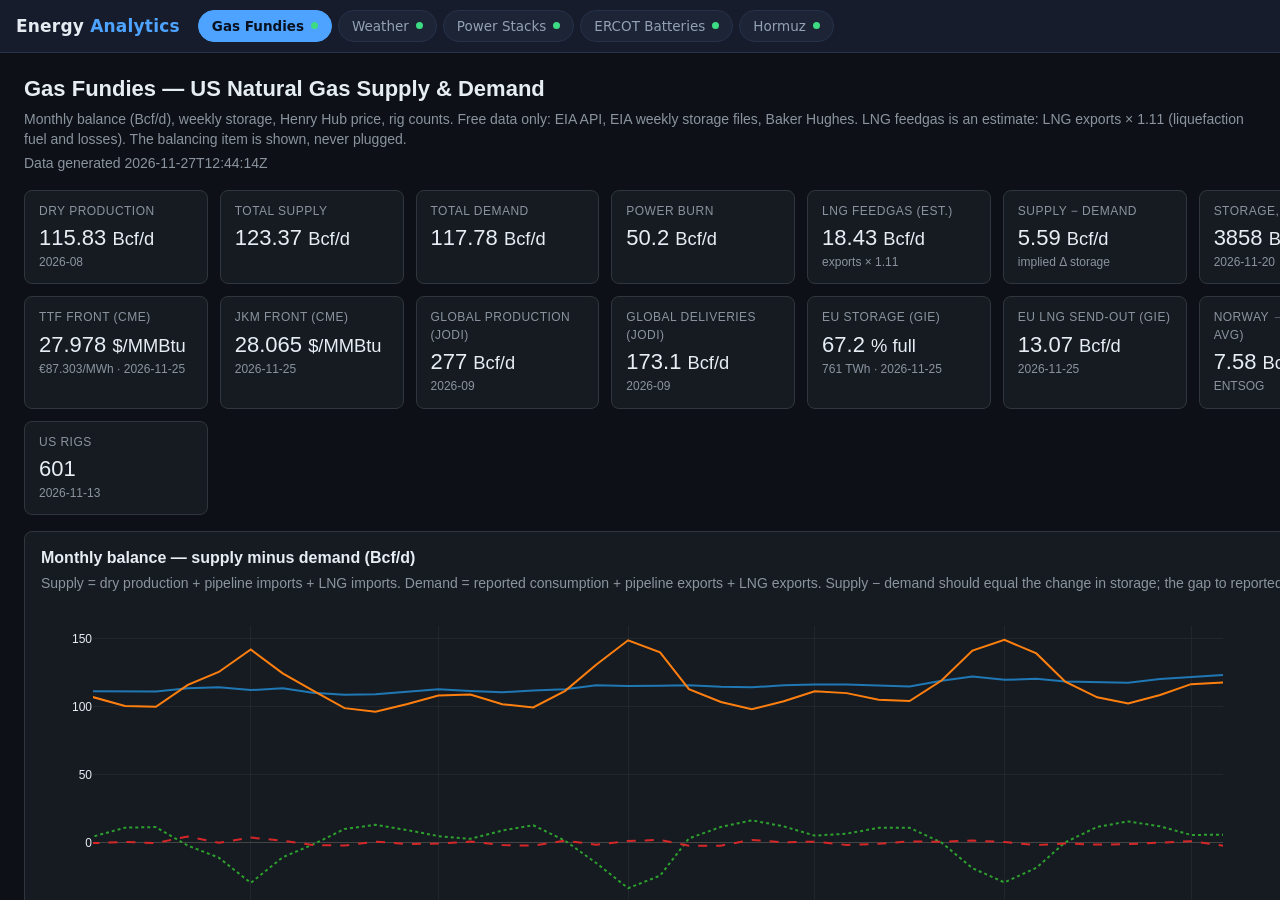
<file: index.html>
<!DOCTYPE html>
<html lang="en">
<head>
<meta charset="utf-8">
<meta name="viewport" content="width=device-width, initial-scale=1">
<title>Energy Analytics</title>
<style>
  :root{
    --bg:#0f1420; --panel:#161c2b; --panel2:#1c2436; --text:#e6ebf2;
    --muted:#93a1b5; --accent:#4da3ff; --border:#26314a;
  }
  *{box-sizing:border-box}
  html,body{height:100%}
  body{margin:0;background:var(--bg);color:var(--text);
       font-family:system-ui,-apple-system,"Segoe UI",Roboto,Helvetica,Arial,sans-serif;
       display:flex;flex-direction:column}
  header{display:flex;align-items:center;gap:18px;padding:10px 16px;
         background:var(--panel);border-bottom:1px solid var(--border);flex:0 0 auto}
  .brand{font-size:17px;font-weight:650;letter-spacing:.2px;white-space:nowrap}
  .brand span{color:var(--accent)}
  nav{display:flex;gap:6px;flex-wrap:wrap}
  nav button{appearance:none;border:1px solid var(--border);background:var(--panel2);
             color:var(--muted);padding:7px 13px;border-radius:999px;cursor:pointer;
             font-size:13.5px;font-family:inherit}
  nav button:hover{color:var(--text);border-color:var(--accent)}
  nav button.active{background:var(--accent);border-color:var(--accent);color:#081120;font-weight:600}
  nav button .dot{display:inline-block;width:7px;height:7px;border-radius:50%;
                  background:#3ddc84;margin-left:7px;vertical-align:2px}
  nav button .soon{color:#f2b544;font-size:11px;margin-left:7px}
  main{flex:1 1 auto;position:relative}
  iframe{position:absolute;inset:0;width:100%;height:100%;border:0;background:#fff}
  .pending{position:absolute;inset:0;display:none;align-items:center;justify-content:center;padding:24px}
  .card{background:var(--panel);border:1px solid var(--border);border-radius:12px;
        max-width:560px;padding:26px 28px}
  .card h2{margin:0 0 8px;font-size:19px}
  .card p{margin:0;color:var(--muted);line-height:1.55;font-size:14.5px}
  .card .tag{display:inline-block;margin-top:14px;padding:4px 10px;border-radius:999px;
             border:1px solid var(--border);color:#f2b544;font-size:12px}
</style>
</head>
<body>
<header>
  <div class="brand">Energy <span>Analytics</span></div>
  <nav id="tabs"></nav>
</header>
<main>
  <iframe id="frame" title="dashboard"></iframe>
  <div class="pending" id="pending"><div class="card">
    <h2 id="pTitle"></h2><p id="pBody"></p><span class="tag">Dashboard in build</span>
  </div></div>
</main>
<script>
  var TABS = [
    {id:"gas",     label:"Gas Fundies",     url:"gas-fundies/dashboard/",      live:true},
    {id:"weather", label:"Weather",         url:"weather-analysis/dashboard/", live:true},
    {id:"stacks",  label:"Power Stacks",    url:"stack-analysis/dashboard/",   live:true,
     body:"Capacity stacks for ten US regions (PJM, MISO, ERCOT, CAISO, ISO-NE, NYISO, SPP, SERC, MIDC, DSW) with v1/v2/v3 evolution — v3 restates solar and wind using measured EIA-860M realization and slip rates — plus the renewables-lag measurement panels."},
    {id:"ercot",   label:"ERCOT Batteries", url:"ercot-battery/dashboard/",    live:true,
     body:"ERCOT battery dispatch and SCED offer analysis, split hard at the RTC+B regime change (Dec 5, 2025). V1: settlement price panel, event days by family, and the data-coverage map including the known gaps."},
    {id:"hormuz",  label:"Hormuz",          url:"hormuz-tracker/dashboard/",   live:true,
     body:"Ship-level Strait of Hormuz transits: IMF PortWatch history (trailing 12 months headline, 2025 baseline), a labelled modelled crude/products/LNG split, and the live AIS forward collector running since Nov 15, 2026."}
  ];
  var nav = document.getElementById("tabs");
  var frame = document.getElementById("frame");
  var pending = document.getElementById("pending");
  function select(tab){
    Array.prototype.forEach.call(nav.children, function(b){
      b.classList.toggle("active", b.dataset.id === tab.id);
    });
    if(tab.live){
      pending.style.display = "none";
      frame.style.display = "block";
      if(frame.getAttribute("src") !== tab.url) frame.setAttribute("src", tab.url);
    } else {
      frame.style.display = "none";
      document.getElementById("pTitle").textContent = tab.label;
      document.getElementById("pBody").textContent = tab.body;
      pending.style.display = "flex";
    }
    if(history.replaceState) history.replaceState(null, "", "#" + tab.id);
  }
  TABS.forEach(function(tab){
    var b = document.createElement("button");
    b.dataset.id = tab.id;
    b.innerHTML = tab.label + (tab.live ? '<span class="dot"></span>' : '<span class="soon">in build</span>');
    b.addEventListener("click", function(){ select(tab); });
    nav.appendChild(b);
  });
  var start = TABS[0];
  if(location.hash){
    var h = location.hash.slice(1);
    TABS.forEach(function(t){ if(t.id === h) start = t; });
  }
  select(start);
</script>
</body>
</html>
</file>
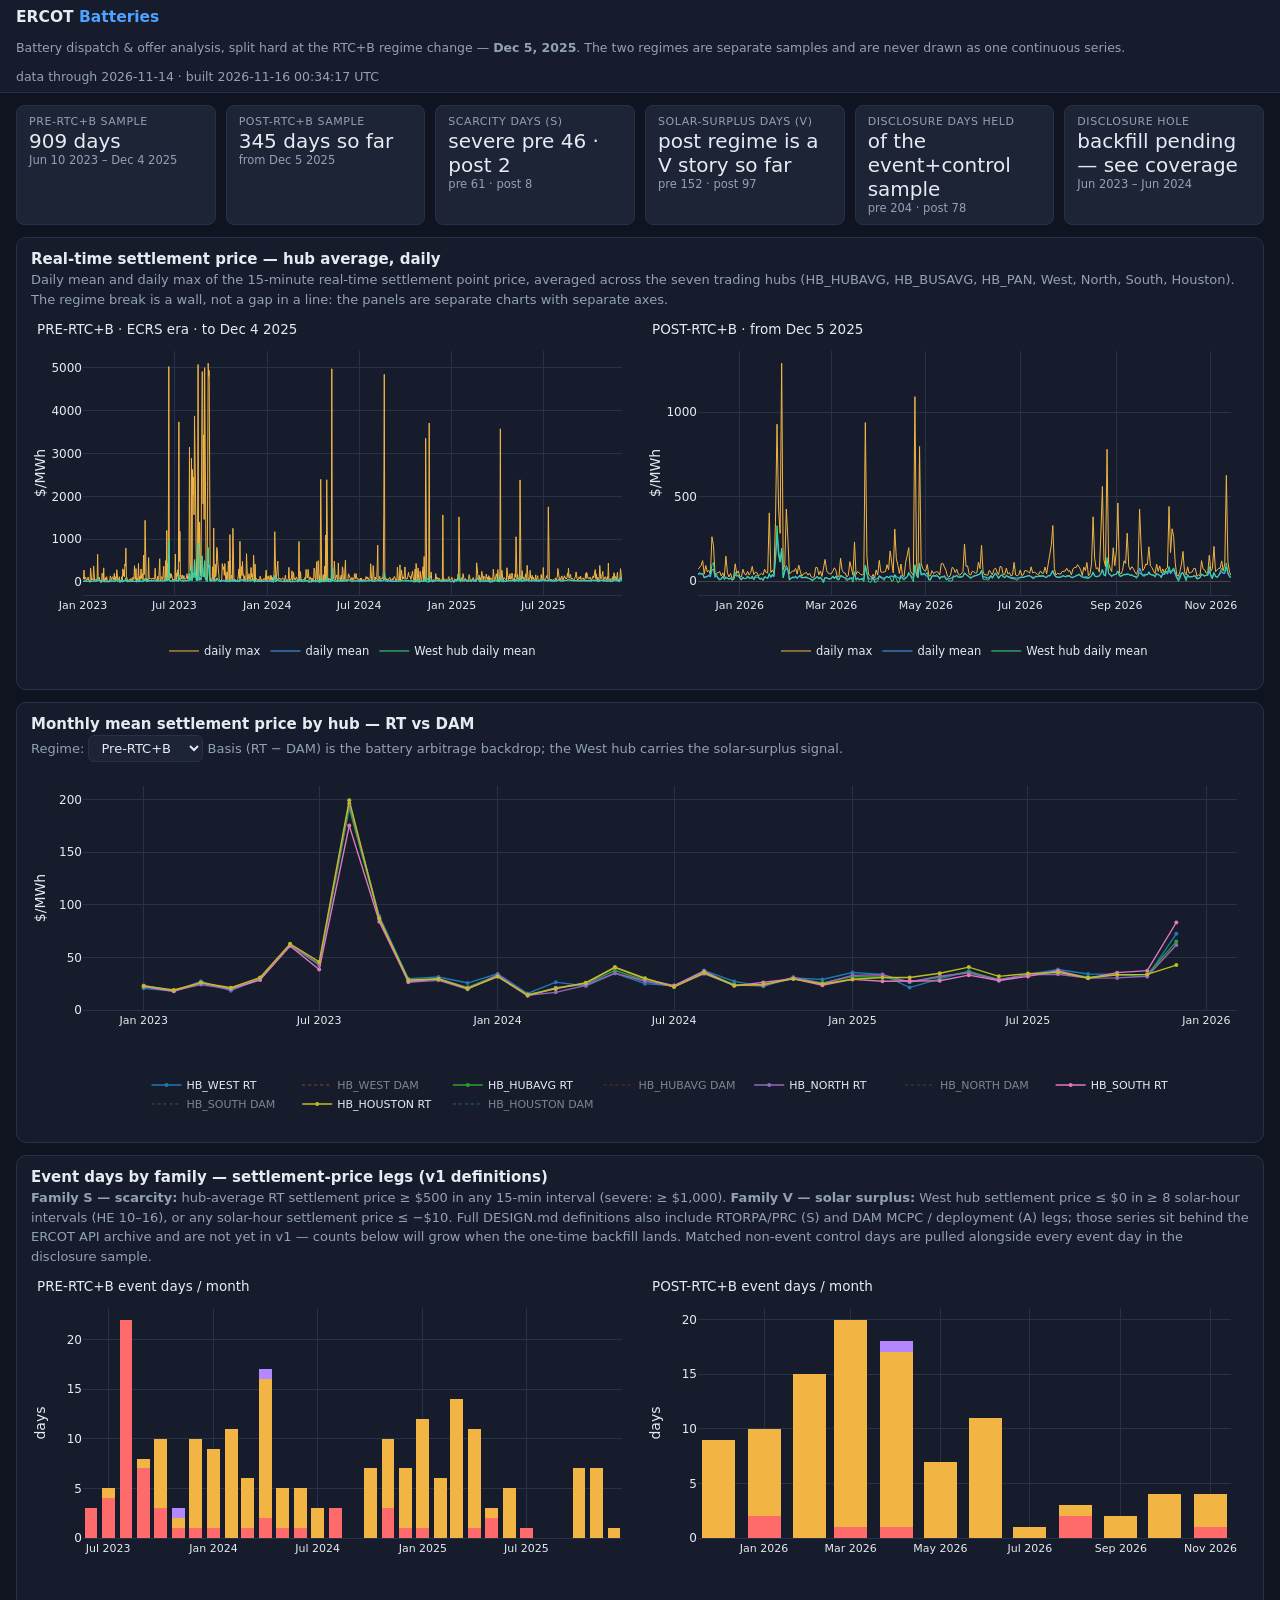
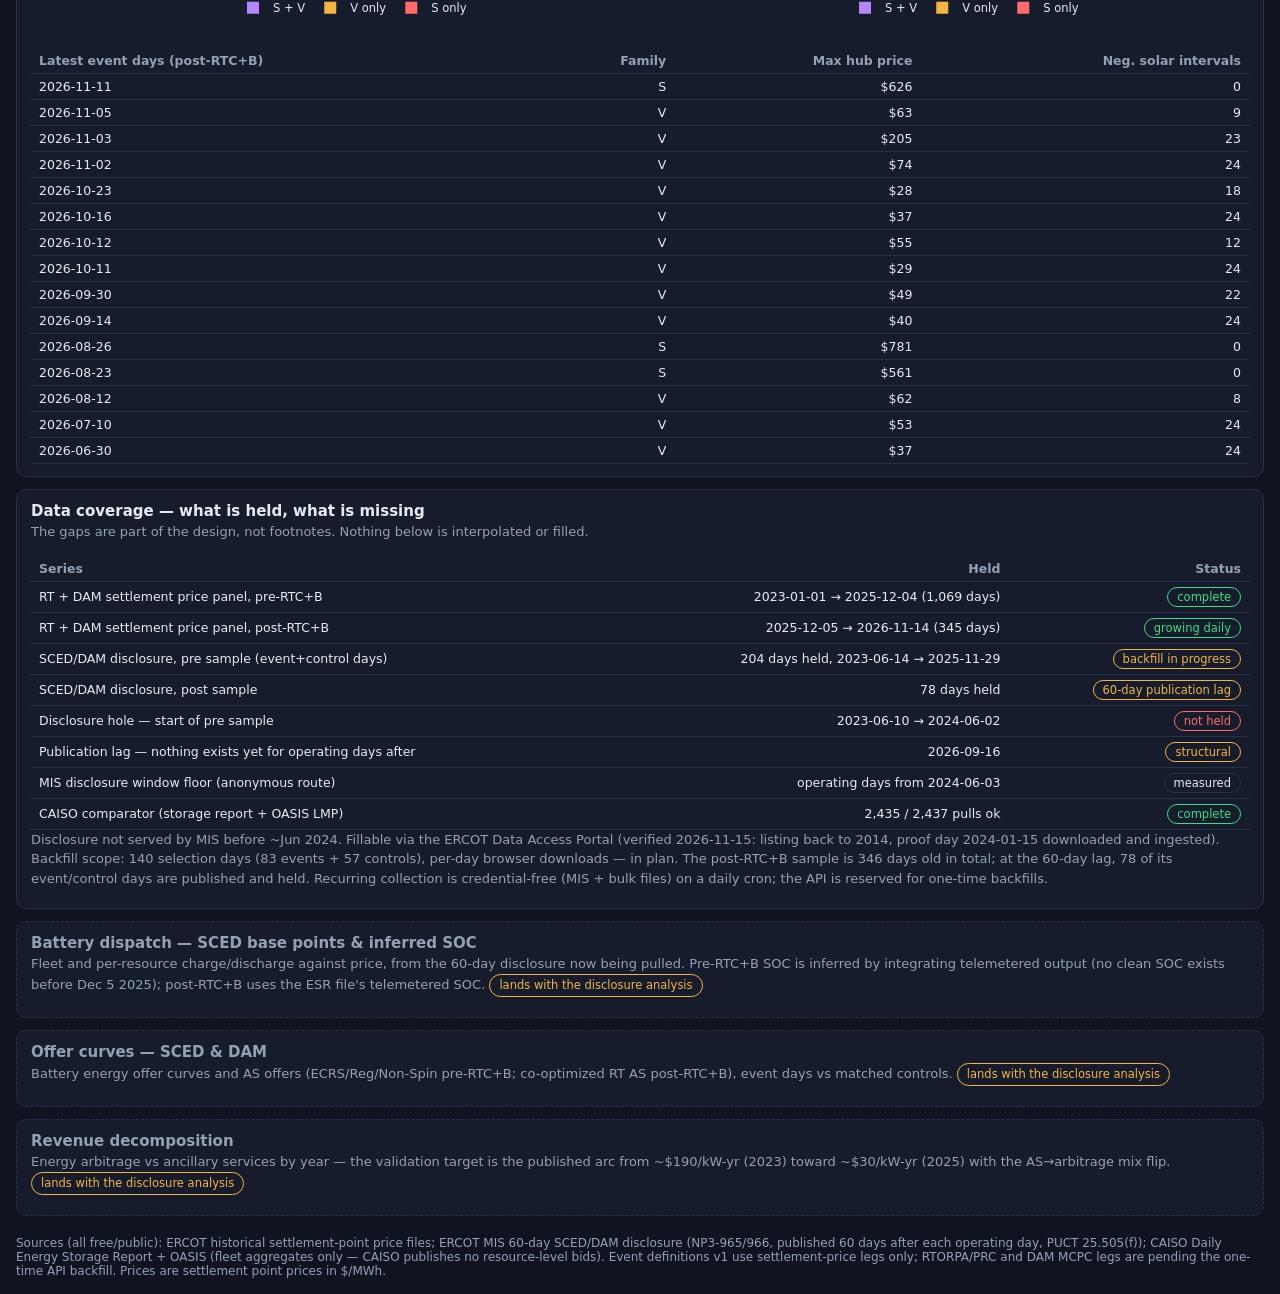
<file: ercot-battery/dashboard/index.html>
<!DOCTYPE html>
<html lang="en">
<head>
<meta charset="utf-8">
<meta name="viewport" content="width=device-width, initial-scale=1">
<title>ERCOT Batteries — Settlement Prices, Events &amp; Coverage</title>
<script src="https://cdn.plot.ly/plotly-2.35.2.min.js"></script>
<style>
  :root{
    color-scheme:dark;
    --bg:#0f1420; --panel:#161c2b; --panel2:#1c2436; --text:#e6ebf2;
    --muted:#93a1b5; --accent:#4da3ff; --border:#26314a;
    --warn:#f2b544; --bad:#ff6b6b; --good:#3ddc84;
  }
  *{box-sizing:border-box}
  html,body{height:100%}
  body{margin:0;background:var(--bg);color:var(--text);
       font-family:system-ui,-apple-system,"Segoe UI",Roboto,Helvetica,Arial,sans-serif;
       display:flex;flex-direction:column;overflow:auto}
  header{display:flex;align-items:baseline;gap:14px;padding:8px 16px;background:var(--panel);
         border-bottom:1px solid var(--border);flex:0 0 auto;flex-wrap:wrap}
  header h1{font-size:15.5px;margin:0;font-weight:650;white-space:nowrap}
  header h1 span{color:var(--accent)}
  header .sub{color:var(--muted);font-size:12.5px}
  main{padding:12px 16px 20px;display:grid;gap:12px;max-width:1560px;width:100%;margin:0 auto}
  section{background:var(--panel);border:1px solid var(--border);border-radius:10px;padding:12px 14px}
  section h2{margin:0 0 2px;font-size:15px}
  section p{color:var(--muted);margin:0 0 8px;font-size:13px;line-height:1.5}
  .grid2{display:grid;grid-template-columns:1fr 1fr;gap:12px}
  @media (max-width:980px){.grid2{grid-template-columns:1fr}}
  .chart{width:100%;height:320px}
  .chart.tall{height:360px}
  .tablewrap{overflow-x:auto;margin-top:14px}
  .tablewrap table{min-width:480px}
  .kpis{display:grid;grid-template-columns:repeat(auto-fit,minmax(160px,1fr));gap:10px}
  .kpi{background:var(--panel2);border:1px solid var(--border);border-radius:8px;padding:9px 12px}
  .kpi .label{color:var(--muted);font-size:11px;text-transform:uppercase;letter-spacing:.05em}
  .kpi .value{font-size:20px;margin-top:1px}
  .kpi .note{color:var(--muted);font-size:11.5px}
  table{border-collapse:collapse;width:100%;font-size:12.5px}
  th,td{border-bottom:1px solid var(--border);padding:5px 8px;text-align:right;white-space:nowrap}
  th:first-child,td:first-child{text-align:left}
  th{color:var(--muted);font-weight:600}
  .tag{display:inline-block;padding:2px 9px;border-radius:999px;border:1px solid var(--border);font-size:11.5px}
  .tag.gap{color:var(--bad);border-color:var(--bad)}
  .tag.lag{color:var(--warn);border-color:var(--warn)}
  .tag.ok{color:var(--good);border-color:var(--good)}
  .soon{border-style:dashed;color:var(--muted)}
  .soon h2{color:var(--muted)}
  select{background:var(--panel2);color:var(--text);border:1px solid var(--border);border-radius:6px;
         padding:4px 8px;font-family:inherit;font-size:13px}
  .err{color:var(--bad);padding:18px;text-align:center}
  footer{color:var(--muted);font-size:12px;padding:0 16px 16px;max-width:1560px;margin:0 auto;width:100%}
</style>
</head>
<body>
<header>
  <h1>ERCOT <span>Batteries</span></h1>
  <div class="sub">Battery dispatch &amp; offer analysis, split hard at the RTC+B regime change — <b>Dec 5, 2025</b>. The two regimes are separate samples and are never drawn as one continuous series.</div>
  <div class="sub" id="generated"></div>
</header>
<main id="main">
  <div class="err" id="loading">Loading data.json…</div>
</main>
<footer>
  Sources (all free/public): ERCOT historical settlement-point price files; ERCOT MIS 60-day SCED/DAM disclosure (NP3-965/966, published 60 days after each operating day, PUCT 25.505(f)); CAISO Daily Energy Storage Report + OASIS (fleet aggregates only — CAISO publishes no resource-level bids). Event definitions v1 use settlement-price legs only; RTORPA/PRC and DAM MCPC legs are pending the one-time API backfill. Prices are settlement point prices in $/MWh.
</footer>
<script>
var FONT = {color:"#e6ebf2", family:"system-ui,-apple-system,'Segoe UI',Roboto,Helvetica,Arial,sans-serif"};
function layout(title, extra){
  var L = {title:{text:title, font:{size:13.5, color:"#e6ebf2"}, x:0.01, xanchor:"left"},
    paper_bgcolor:"rgba(0,0,0,0)", plot_bgcolor:"rgba(0,0,0,0)",
    font:FONT, margin:{l:52,r:12,t:34,b:62},
    xaxis:{gridcolor:"#26314a", linecolor:"#26314a", tickfont:{size:11}, automargin:true},
    yaxis:{gridcolor:"#26314a", linecolor:"#26314a", tickfont:{size:11}, automargin:true},
    legend:{orientation:"h", x:0.5, xanchor:"center", y:-0.17, font:{size:11.5}}, hovermode:"x unified",
    hoverlabel:{bgcolor:"#1c2436", bordercolor:"#26314a", font:{color:"#e6ebf2", size:12}} };
  if(extra) for(var k in extra) L[k]=extra[k];
  return L;
}
var CFG = {responsive:true, displaylogo:false};
function el(tag, cls, html){ var e=document.createElement(tag); if(cls) e.className=cls; if(html!=null) e.innerHTML=html; return e; }
function fmt(n){ return n==null ? "—" : Number(n).toLocaleString("en-US"); }
function money(n){ return n==null ? "—" : "$" + Number(n).toLocaleString("en-US",{maximumFractionDigits:0}); }

fetch("data.json").then(function(r){
  if(!r.ok) throw new Error("fetch " + r.status);
  return r.json();
}).then(function(D){
  var main = document.getElementById("main");
  main.innerHTML = "";
  document.getElementById("generated").textContent =
    "data through " + D.meta.panel_through + " · built " + D.meta.generated_at.replace("T"," ").replace("Z"," UTC");

  /* ---------- KPI strip ---------- */
  var kpis = el("div","kpis");
  var cov = D.coverage, evp = D.events.pre_rtcb.counts, evo = D.events.post_rtcb.counts;
  [["Pre-RTC+B sample", "Jun 10 2023 – Dec 4 2025", evp.days + " days"],
   ["Post-RTC+B sample", "from Dec 5 2025", evo.days + " days so far"],
   ["Scarcity days (S)", "pre " + evp.S + " · post " + evo.S, "severe pre " + evp.S_severe + " · post " + evo.S_severe],
   ["Solar-surplus days (V)", "pre " + evp.V + " · post " + evo.V, "post regime is a V story so far"],
   ["Disclosure days held", "pre " + cov.disclosure.pre_held_days + " · post " + cov.disclosure.post_held_days, "of the event+control sample"],
   ["Disclosure hole", "Jun 2023 – Jun 2024", "backfill pending — see coverage"]
  ].forEach(function(k){
    var d = el("div","kpi");
    d.appendChild(el("div","label",k[0])); d.appendChild(el("div","value",k[2])); d.appendChild(el("div","note",k[1]));
    kpis.appendChild(d);
  });
  main.appendChild(kpis);

  /* ---------- Prices: two regime panels, never one series ---------- */
  var sec = el("section");
  sec.appendChild(el("h2",null,"Real-time settlement price — hub average, daily"));
  sec.appendChild(el("p",null,"Daily mean and daily max of the 15-minute real-time settlement point price, averaged across the seven trading hubs (HB_HUBAVG, HB_BUSAVG, HB_PAN, West, North, South, Houston). The regime break is a wall, not a gap in a line: the panels are separate charts with separate axes."));
  var g = el("div","grid2");
  var c1 = el("div","chart tall"), c2 = el("div","chart tall");
  g.appendChild(c1); g.appendChild(c2); sec.appendChild(g); main.appendChild(sec);
  function priceTraces(R){
    return [
      {x:R.dates, y:R.hubavg_max, name:"daily max", mode:"lines", line:{color:"#f2b544", width:1}},
      {x:R.dates, y:R.hubavg_mean, name:"daily mean", mode:"lines", line:{color:"#4da3ff", width:1.2}},
      {x:R.dates, y:R.west_mean, name:"West hub daily mean", mode:"lines", line:{color:"#3ddc84", width:1}}];
  }
  Plotly.newPlot(c1, priceTraces(D.prices.pre_rtcb),
    layout("PRE-RTC+B · ECRS era · to Dec 4 2025", {yaxis:{title:{text:"$/MWh"}, gridcolor:"#26314a"}}), CFG);
  Plotly.newPlot(c2, priceTraces(D.prices.post_rtcb),
    layout("POST-RTC+B · from Dec 5 2025", {yaxis:{title:{text:"$/MWh"}, gridcolor:"#26314a"}}), CFG);

  /* ---------- Monthly hub means with selector ---------- */
  var sec2 = el("section");
  sec2.appendChild(el("h2",null,"Monthly mean settlement price by hub — RT vs DAM"));
  var row = el("p");
  row.appendChild(document.createTextNode("Regime: "));
  var sel = el("select"); sel.id = "regimeSel";
  sel.appendChild(new Option("Pre-RTC+B", "pre_rtcb")); sel.appendChild(new Option("Post-RTC+B", "post_rtcb"));
  row.appendChild(sel);
  row.appendChild(document.createTextNode("  Basis (RT − DAM) is the battery arbitrage backdrop; the West hub carries the solar-surplus signal."));
  sec2.appendChild(row);
  var c3 = el("div","chart tall"); sec2.appendChild(c3); main.appendChild(sec2);
  function drawHubs(regime){
    var mh = D.monthly_hubs[regime], traces = [];
    ["HB_WEST","HB_HUBAVG","HB_NORTH","HB_SOUTH","HB_HOUSTON"].forEach(function(h){
      traces.push({x:mh[h].months, y:mh[h].rt, name:h+" RT", mode:"lines+markers",
                   marker:{size:4}, line:{width:1.4}});
      traces.push({x:mh[h].months, y:mh[h].dam, name:h+" DAM", mode:"lines",
                   line:{width:1, dash:"dot"}, visible:"legendonly"});
    });
    Plotly.newPlot(c3, traces, layout("", {yaxis:{title:{text:"$/MWh"}, gridcolor:"#26314a"},
      margin:{l:52,r:12,t:16,b:92},
      legend:{orientation:"h", x:0.5, xanchor:"center", y:-0.27, font:{size:11}}}), CFG);
  }
  sel.addEventListener("change", function(){ drawHubs(sel.value); });
  drawHubs("pre_rtcb");

  /* ---------- Events ---------- */
  var sec3 = el("section");
  sec3.appendChild(el("h2",null,"Event days by family — settlement-price legs (v1 definitions)"));
  sec3.appendChild(el("p",null,
    "<b>Family S — scarcity:</b> hub-average RT settlement price ≥ $500 in any 15-min interval (severe: ≥ $1,000). " +
    "<b>Family V — solar surplus:</b> West hub settlement price ≤ $0 in ≥ 8 solar-hour intervals (HE 10–16), or any solar-hour settlement price ≤ −$10. " +
    "Full DESIGN.md definitions also include RTORPA/PRC (S) and DAM MCPC / deployment (A) legs; those series sit behind the ERCOT API archive and are not yet in v1 — counts below will grow when the one-time backfill lands. Matched non-event control days are pulled alongside every event day in the disclosure sample."));
  var g3 = el("div","grid2"); var c4 = el("div","chart tall"), c5 = el("div","chart tall");
  g3.appendChild(c4); g3.appendChild(c5); sec3.appendChild(g3); main.appendChild(sec3);
  function eventTraces(R){
    return [
      {x:R.by_month.months, y:R.by_month.S, name:"S only", type:"bar", marker:{color:"#ff6b6b"}},
      {x:R.by_month.months, y:R.by_month.V, name:"V only", type:"bar", marker:{color:"#f2b544"}},
      {x:R.by_month.months, y:R.by_month.SV, name:"S + V", type:"bar", marker:{color:"#b388ff"}}];
  }
  Plotly.newPlot(c4, eventTraces(D.events.pre_rtcb),
    layout("PRE-RTC+B event days / month", {barmode:"stack", margin:{l:52,r:12,t:34,b:88},
      legend:{orientation:"h", x:0.5, xanchor:"center", y:-0.24, font:{size:11.5}},
      yaxis:{title:{text:"days"}, gridcolor:"#26314a", automargin:true}}), CFG);
  Plotly.newPlot(c5, eventTraces(D.events.post_rtcb),
    layout("POST-RTC+B event days / month", {barmode:"stack", margin:{l:52,r:12,t:34,b:88},
      legend:{orientation:"h", x:0.5, xanchor:"center", y:-0.24, font:{size:11.5}},
      yaxis:{title:{text:"days"}, gridcolor:"#26314a", automargin:true}}), CFG);
  var t = el("table");
  t.innerHTML = "<tr><th>Latest event days (post-RTC+B)</th><th>Family</th><th>Max hub price</th><th>Neg. solar intervals</th></tr>" +
    D.events.post_rtcb.latest.slice().reverse().map(function(r){
      return "<tr><td>" + r.date + (r.severe ? " · severe" : "") + "</td><td>" + r.family + "</td><td>" +
             money(r.max_spp) + "</td><td>" + fmt(r.n_neg_solar) + "</td></tr>"; }).join("");
  var tw = el("div","tablewrap"); tw.appendChild(t); sec3.appendChild(tw);

  /* ---------- Coverage: held vs gaps ---------- */
  var sec4 = el("section");
  sec4.appendChild(el("h2",null,"Data coverage — what is held, what is missing"));
  sec4.appendChild(el("p",null,"The gaps are part of the design, not footnotes. Nothing below is interpolated or filled."));
  var ct = el("table");
  var dsc = cov.disclosure;
  ct.innerHTML =
    "<tr><th>Series</th><th>Held</th><th>Status</th></tr>" +
    "<tr><td>RT + DAM settlement price panel, pre-RTC+B</td><td>" + cov.spp_panel.pre.start + " → " + cov.spp_panel.pre.end + " (" + fmt(cov.spp_panel.pre.days) + " days)</td><td><span class='tag ok'>complete</span></td></tr>" +
    "<tr><td>RT + DAM settlement price panel, post-RTC+B</td><td>" + cov.spp_panel.post.start + " → " + cov.spp_panel.post.end + " (" + fmt(cov.spp_panel.post.days) + " days)</td><td><span class='tag ok'>growing daily</span></td></tr>" +
    "<tr><td>SCED/DAM disclosure, pre sample (event+control days)</td><td>" + fmt(dsc.pre_held_days) + " days held, " + (dsc.pre_held_range ? dsc.pre_held_range[0] + " → " + dsc.pre_held_range[1] : "—") + "</td><td><span class='tag lag'>backfill in progress</span></td></tr>" +
    "<tr><td>SCED/DAM disclosure, post sample</td><td>" + fmt(dsc.post_held_days) + " days held</td><td><span class='tag lag'>60-day publication lag</span></td></tr>" +
    "<tr><td>Disclosure hole — start of pre sample</td><td>" + dsc.hole.start + " → " + dsc.hole.end + "</td><td><span class='tag gap'>not held</span></td></tr>" +
    "<tr><td>Publication lag — nothing exists yet for operating days after</td><td>" + dsc.lag_cutoff + "</td><td><span class='tag lag'>structural</span></td></tr>" +
    "<tr><td>MIS disclosure window floor (anonymous route)</td><td>operating days from " + dsc.mis_floor + "</td><td><span class='tag'>measured</span></td></tr>" +
    "<tr><td>CAISO comparator (storage report + OASIS LMP)</td><td>" + fmt(cov.caiso.entries_ok) + " / " + fmt(cov.caiso.entries_total) + " pulls ok</td><td><span class='tag ok'>complete</span></td></tr>";
  var ctw = el("div","tablewrap"); ctw.appendChild(ct); sec4.appendChild(ctw);
  sec4.appendChild(el("p",null, dsc.hole.label + ". The post-RTC+B sample is " + dsc.post_days_elapsed +
    " days old in total; at the 60-day lag, " + dsc.post_held_days + " of its event/control days are published and held. Recurring collection is credential-free (MIS + bulk files) on a daily cron; the API is reserved for one-time backfills."));
  main.appendChild(sec4);

  /* ---------- Placeholders for the disclosure analysis ---------- */
  [["Battery dispatch — SCED base points & inferred SOC","Fleet and per-resource charge/discharge against price, from the 60-day disclosure now being pulled. Pre-RTC+B SOC is inferred by integrating telemetered output (no clean SOC exists before Dec 5 2025); post-RTC+B uses the ESR file's telemetered SOC."],
   ["Offer curves — SCED & DAM","Battery energy offer curves and AS offers (ECRS/Reg/Non-Spin pre-RTC+B; co-optimized RT AS post-RTC+B), event days vs matched controls."],
   ["Revenue decomposition","Energy arbitrage vs ancillary services by year — the validation target is the published arc from ~$190/kW-yr (2023) toward ~$30/kW-yr (2025) with the AS→arbitrage mix flip."]]
  .forEach(function(s){
    var d = el("section","soon"); d.appendChild(el("h2",null,s[0]));
    d.appendChild(el("p",null,s[1] + " <span class='tag lag'>lands with the disclosure analysis</span>")); main.appendChild(d);
  });
}).catch(function(e){
  document.getElementById("loading").textContent =
    "data.json could not be loaded or parsed (" + e.message + "). If the file exists, this is a parse failure, not a missing file.";
});
</script>
</body>
</html>
</file>
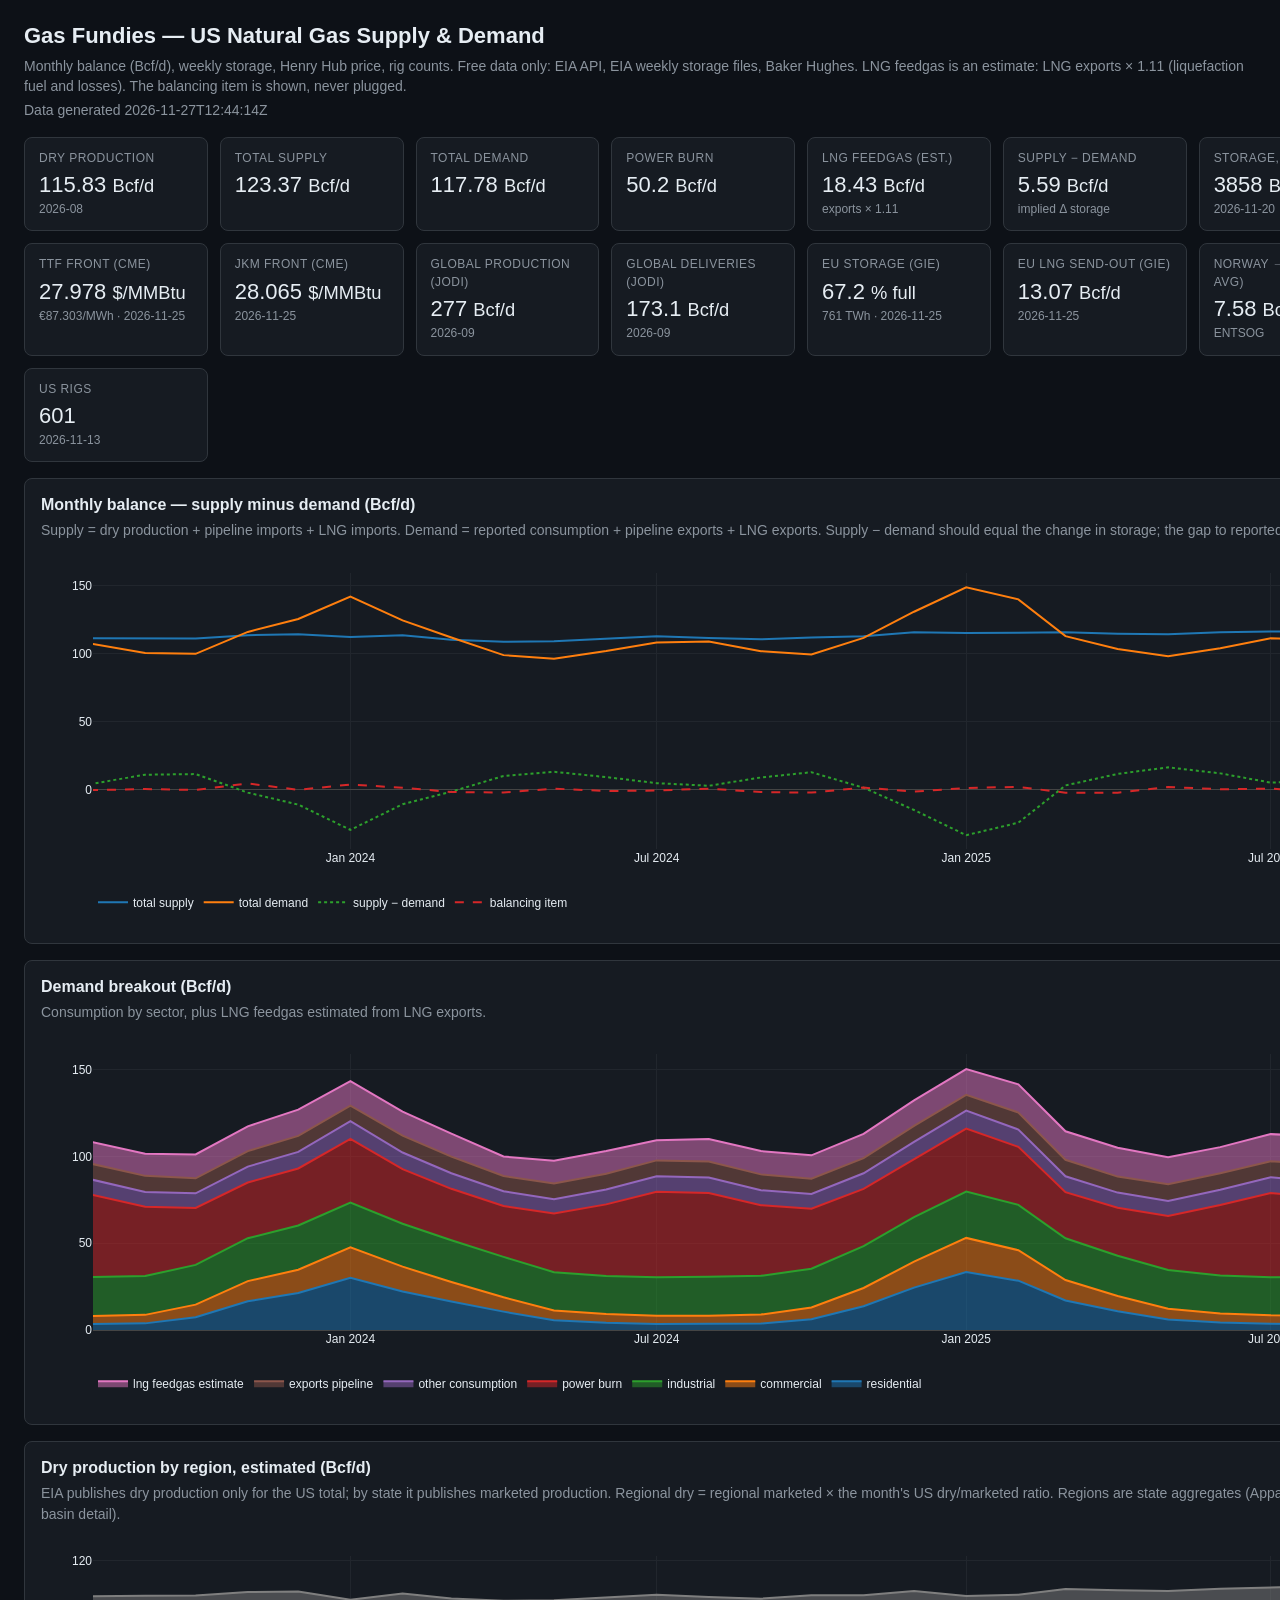
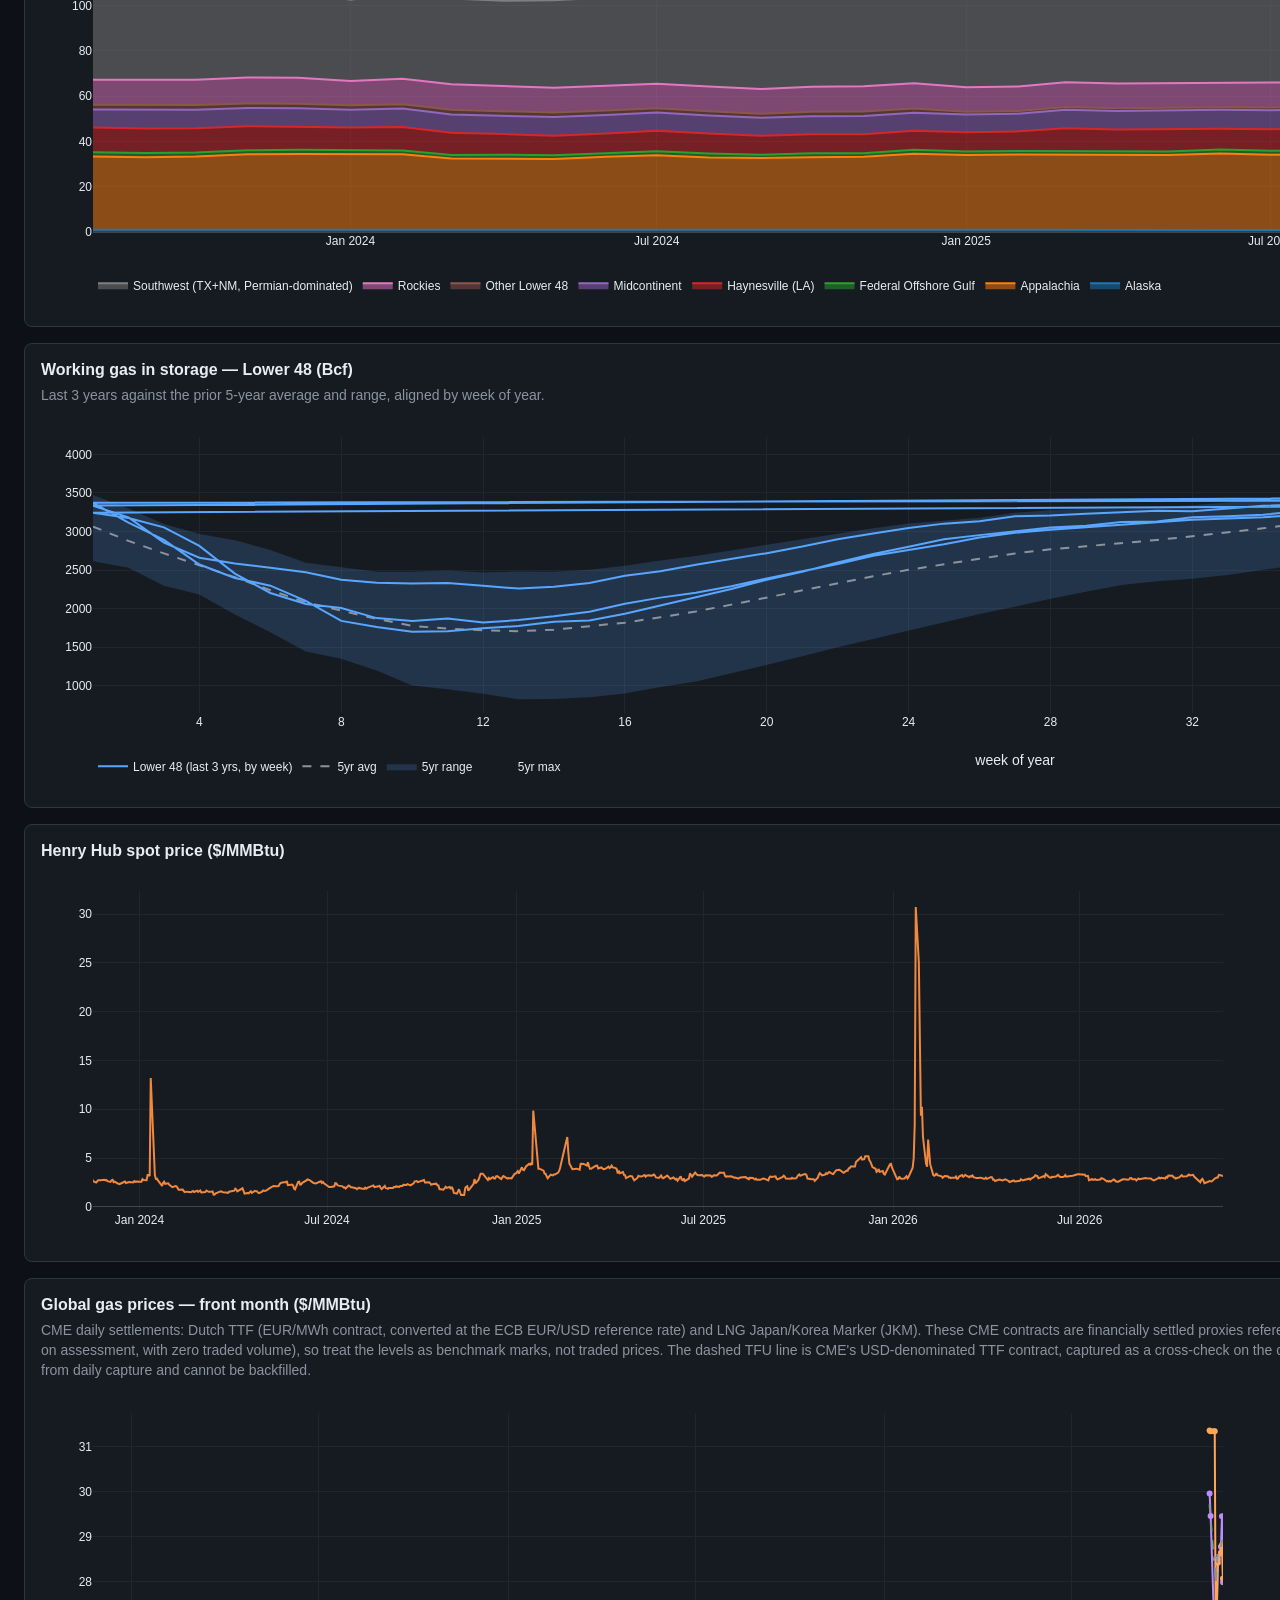
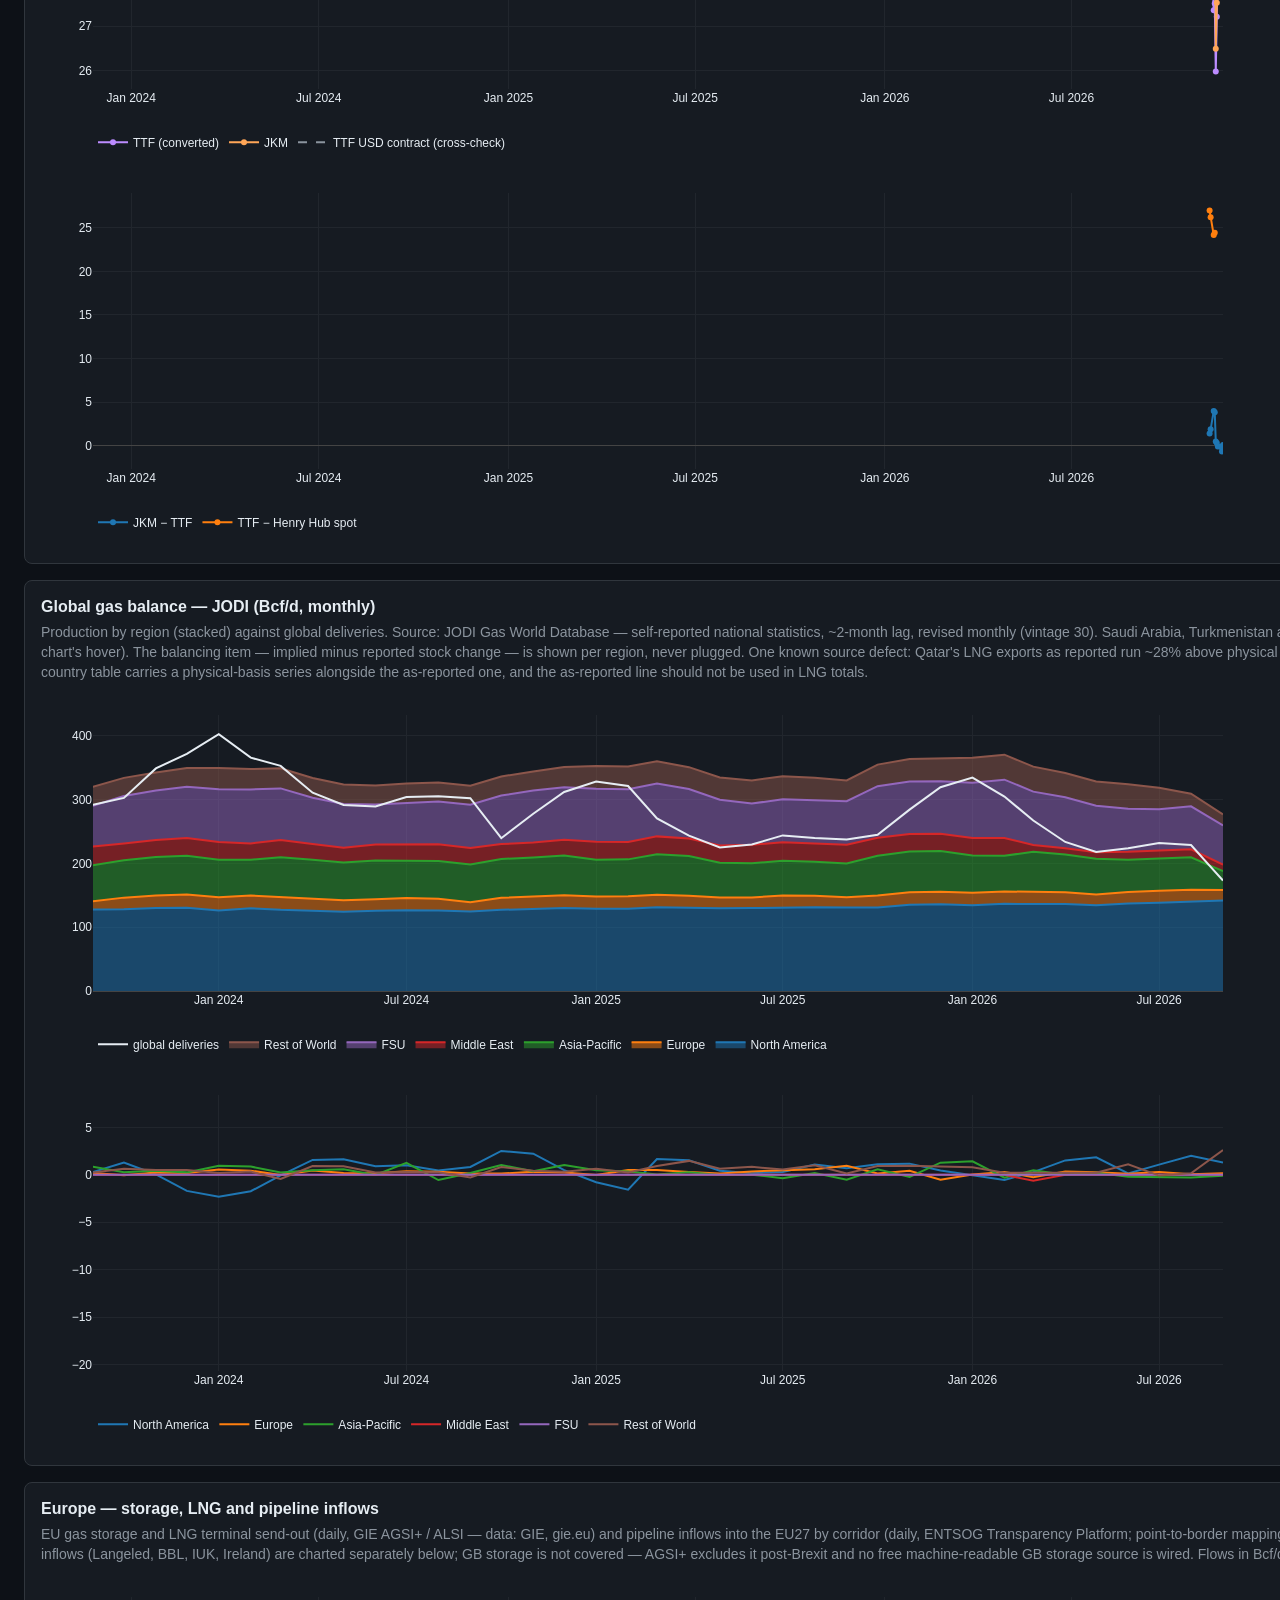
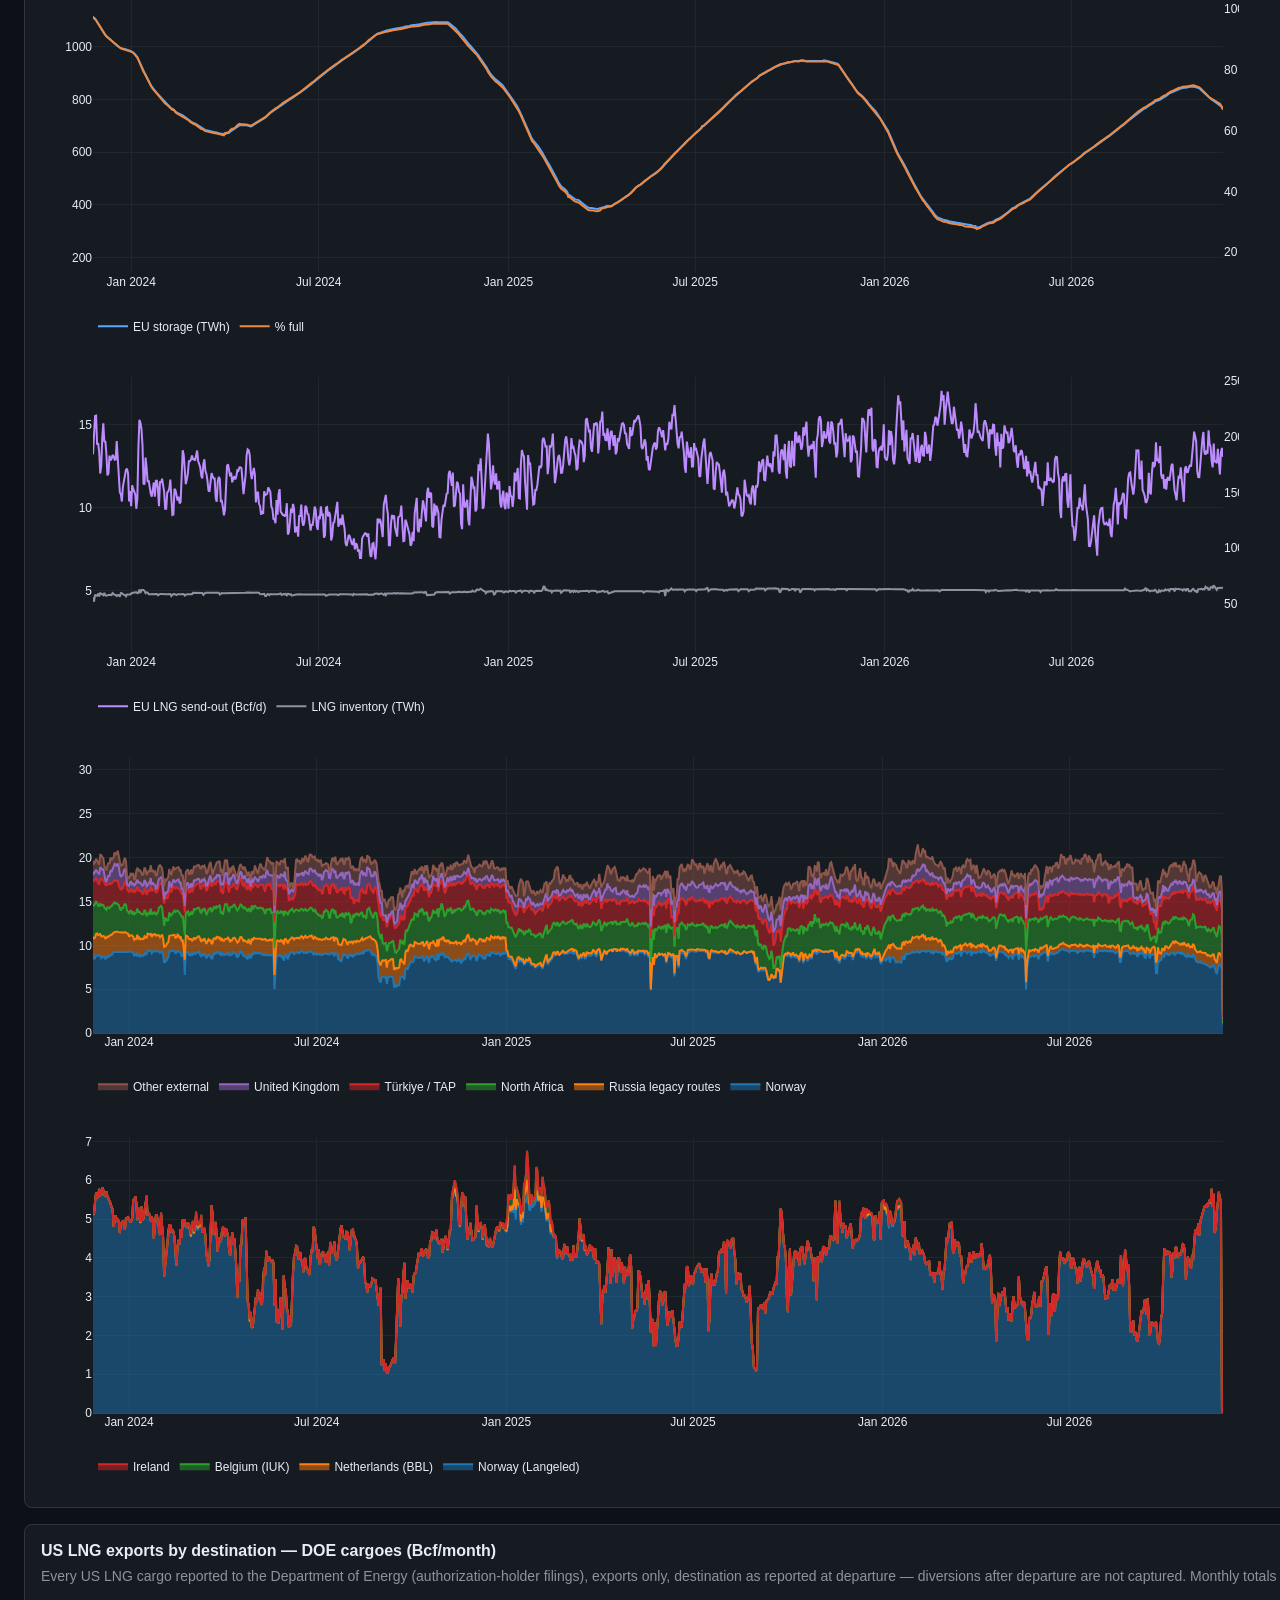
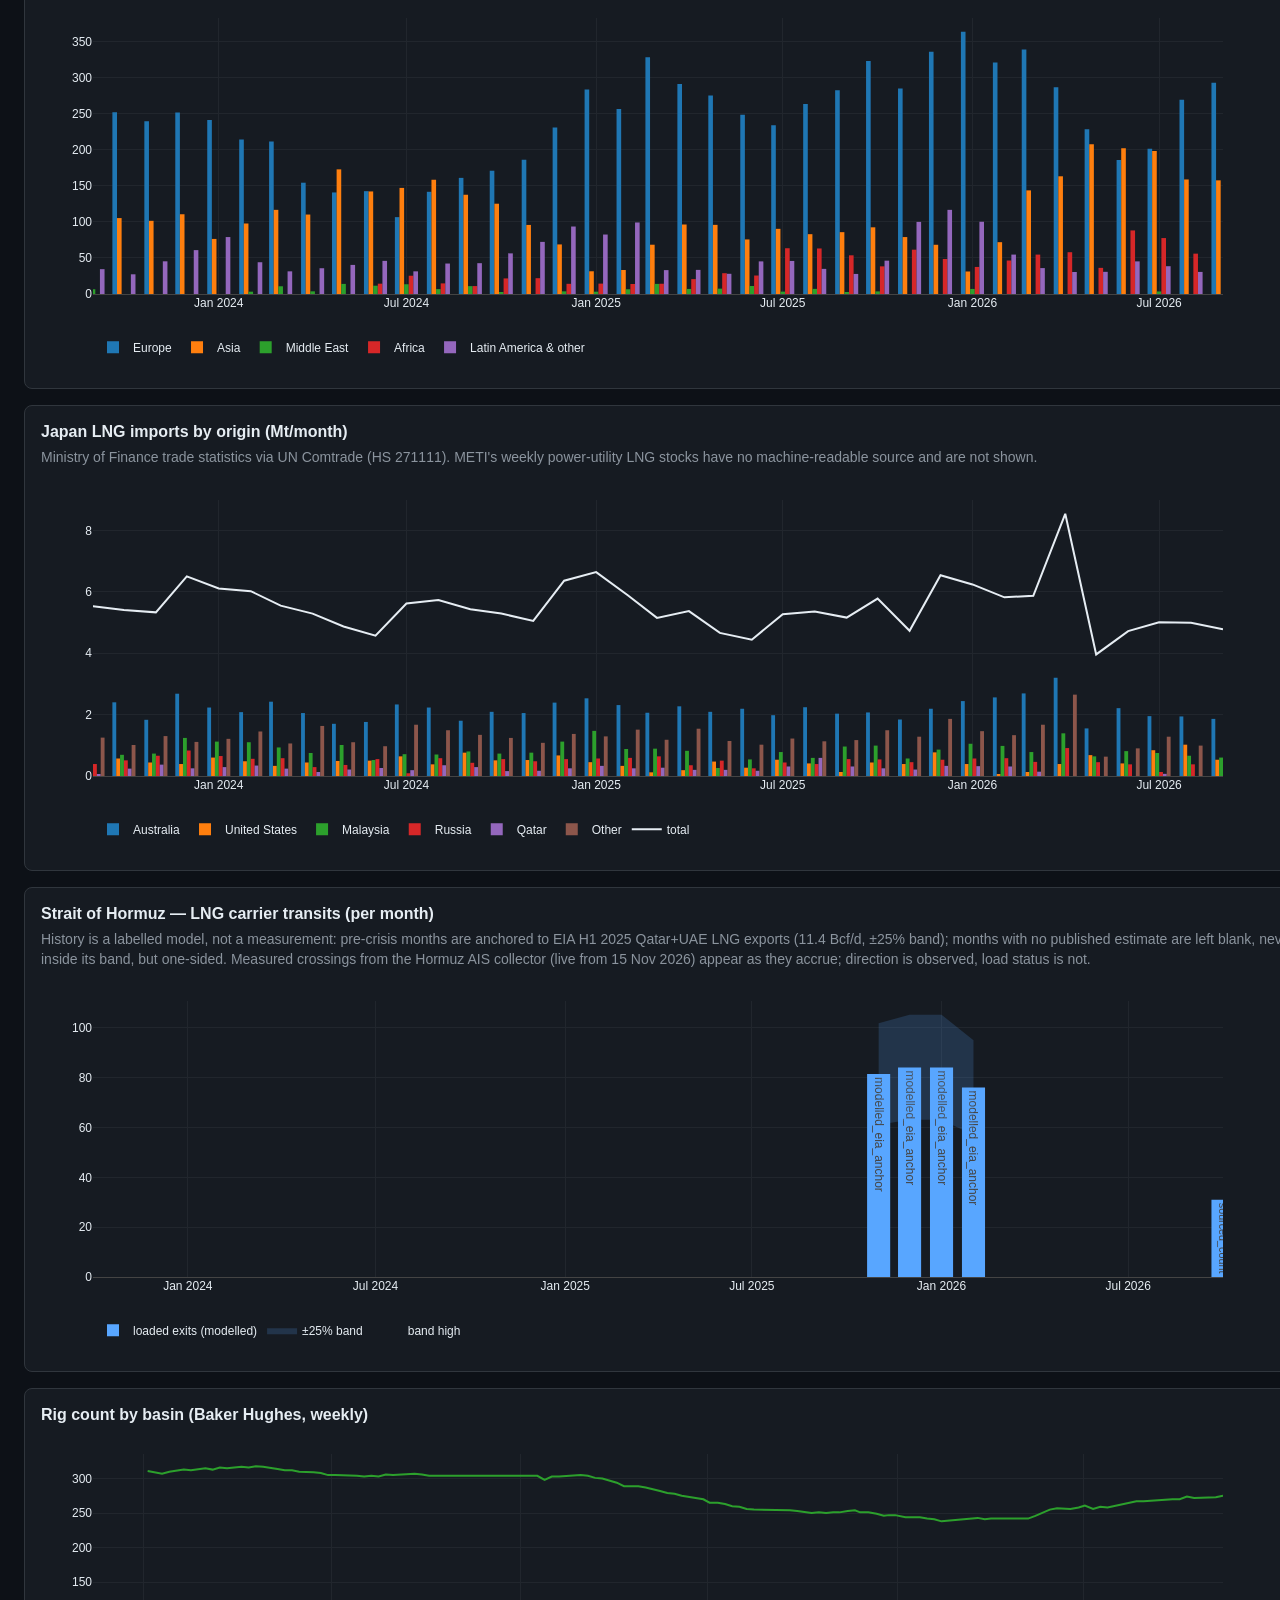
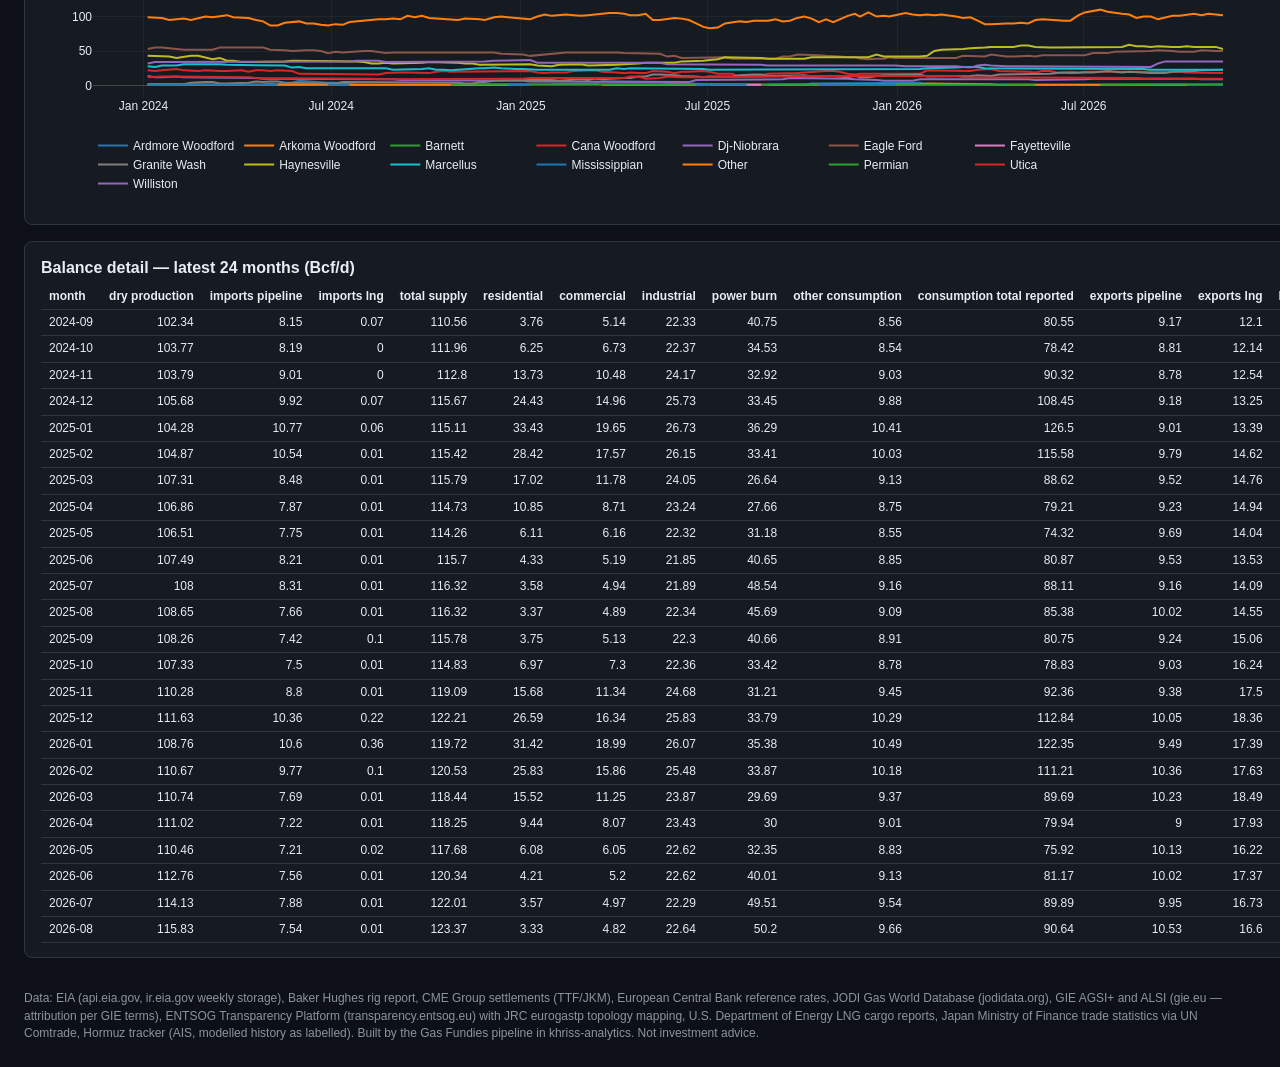
<file: gas-fundies/dashboard/index.html>
<!DOCTYPE html>
<html lang="en">
<head>
<meta charset="utf-8">
<meta name="viewport" content="width=device-width, initial-scale=1">
<title>Gas Fundies — US Natural Gas Supply &amp; Demand</title>
<script src="https://cdn.plot.ly/plotly-2.35.2.min.js"></script>
<style>
  :root { --bg:#0d1117; --panel:#161b22; --line:#30363d; --text:#e6edf3; --muted:#8b949e; --accent:#58a6ff; }
  * { box-sizing: border-box; }
  body { margin:0; background:var(--bg); color:var(--text); font:14px/1.45 -apple-system, "Segoe UI", Helvetica, Arial, sans-serif; }
  header { padding:20px 24px 4px; }
  h1 { margin:0; font-size:22px; }
  .sub { color:var(--muted); margin-top:4px; }
  main { padding:12px 24px 32px; display:grid; gap:16px; }
  .kpis { display:grid; grid-template-columns:repeat(auto-fit, minmax(170px, 1fr)); gap:12px; }
  .kpi { background:var(--panel); border:1px solid var(--line); border-radius:8px; padding:12px 14px; }
  .kpi .label { color:var(--muted); font-size:12px; text-transform:uppercase; letter-spacing:.04em; }
  .kpi .value { font-size:22px; margin-top:2px; }
  .kpi .note { color:var(--muted); font-size:12px; }
  section { background:var(--panel); border:1px solid var(--line); border-radius:8px; padding:14px 16px; }
  section h2 { margin:0 0 4px; font-size:16px; }
  section p { color:var(--muted); margin:0 0 8px; }
  .chart { width:100%; height:380px; }
  table { border-collapse:collapse; width:100%; font-size:12px; overflow-x:auto; display:block; }
  th, td { border-bottom:1px solid var(--line); padding:4px 8px; text-align:right; white-space:nowrap; }
  th:first-child, td:first-child { text-align:left; }
  .missing { color:var(--muted); padding:24px; text-align:center; }
  footer { color:var(--muted); padding:0 24px 24px; font-size:12px; }
</style>
</head>
<body>
<header>
  <h1>Gas Fundies — US Natural Gas Supply &amp; Demand</h1>
  <div class="sub">Monthly balance (Bcf/d), weekly storage, Henry Hub price, rig counts. Free data only: EIA API, EIA weekly storage files, Baker Hughes. LNG feedgas is an estimate: LNG exports × 1.11 (liquefaction fuel and losses). The balancing item is shown, never plugged.</div>
  <div class="sub" id="generated"></div>
</header>
<main>
  <div class="kpis" id="kpis"></div>
  <section id="sec-balance" hidden><h2>Monthly balance — supply minus demand (Bcf/d)</h2><p>Supply = dry production + pipeline imports + LNG imports. Demand = reported consumption + pipeline exports + LNG exports. Supply − demand should equal the change in storage; the gap to reported storage change is the balancing item.</p><div class="chart" id="chart-balance"></div></section>
  <section id="sec-demand" hidden><h2>Demand breakout (Bcf/d)</h2><p>Consumption by sector, plus LNG feedgas estimated from LNG exports.</p><div class="chart" id="chart-demand"></div></section>
  <section id="sec-production" hidden><h2>Dry production by region, estimated (Bcf/d)</h2><p>EIA publishes dry production only for the US total; by state it publishes marketed production. Regional dry = regional marketed × the month's US dry/marketed ratio. Regions are state aggregates (Appalachia = PA/OH/WV; Southwest = TX/NM; Haynesville = LA; states are not basin-pure — see rig counts for basin detail).</p><div class="chart" id="chart-production"></div></section>
  <section id="sec-storage" hidden><h2>Working gas in storage — Lower 48 (Bcf)</h2><p>Last 3 years against the prior 5-year average and range, aligned by week of year.</p><div class="chart" id="chart-storage"></div></section>
  <section id="sec-price" hidden><h2>Henry Hub spot price ($/MMBtu)</h2><div class="chart" id="chart-price"></div></section>
  <section id="sec-global" hidden><h2>Global gas prices — front month ($/MMBtu)</h2><p>CME daily settlements: Dutch TTF (EUR/MWh contract, converted at the ECB EUR/USD reference rate) and LNG Japan/Korea Marker (JKM). These CME contracts are financially settled proxies referencing ICE TTF and the Platts JKM assessment; CME volume is thin (JKM and the USD TTF contract settle on assessment, with zero traded volume), so treat the levels as benchmark marks, not traded prices. The dashed TFU line is CME's USD-denominated TTF contract, captured as a cross-check on the conversion. Series begin 12 Nov 2026 — the CME feed retains only ~5 business days, so history accrues from daily capture and cannot be backfilled.</p><div class="chart" id="chart-global"></div><div class="chart" id="chart-spreads"></div></section>
  <section id="sec-jodi" hidden><h2>Global gas balance — JODI (Bcf/d, monthly)</h2><p>Production by region (stacked) against global deliveries. Source: JODI Gas World Database — self-reported national statistics, ~2-month lag, revised monthly (vintage <span id="jodi-vintage"></span>). Saudi Arabia, Turkmenistan and Uzbekistan do not report; recent months are partial and fill in over time (reporter count in the second chart's hover). The balancing item — implied minus reported stock change — is shown per region, never plugged. One known source defect: Qatar's LNG exports as reported run ~28% above physical volume in every year since 2019 (a reporting-basis offset against its 77 Mtpa nameplate); the underlying country table carries a physical-basis series alongside the as-reported one, and the as-reported line should not be used in LNG totals.</p><div class="chart" id="chart-jodi-prod"></div><div class="chart" id="chart-jodi-bal"></div></section>
  <section id="sec-europe" hidden><h2>Europe — storage, LNG and pipeline inflows</h2><p>EU gas storage and LNG terminal send-out (daily, GIE AGSI+ / ALSI — data: GIE, gie.eu) and pipeline inflows into the EU27 by corridor (daily, ENTSOG Transparency Platform; point-to-border mapping after the JRC eurogastp topology, so flows reported by both border TSOs are counted once). GB pipeline inflows (Langeled, BBL, IUK, Ireland) are charted separately below; GB storage is not covered — AGSI+ excludes it post-Brexit and no free machine-readable GB storage source is wired. Flows in Bcf/d (ENTSOG energy values at 1,036 Btu/cf).</p><div class="chart" id="chart-eu-storage"></div><div class="chart" id="chart-eu-lng"></div><div class="chart" id="chart-eu-inflows"></div><div class="chart" id="chart-eu-gb"></div></section>
  <section id="sec-doe" hidden><h2>US LNG exports by destination — DOE cargoes (Bcf/month)</h2><p>Every US LNG cargo reported to the Department of Energy (authorization-holder filings), exports only, destination as reported at departure — diversions after departure are not captured. Monthly totals reconcile with EIA's LNG export series (mean difference 0.5%).</p><div class="chart" id="chart-doe"></div></section>
  <section id="sec-japan" hidden><h2>Japan LNG imports by origin (Mt/month)</h2><p>Ministry of Finance trade statistics via UN Comtrade (HS 271111). METI's weekly power-utility LNG stocks have no machine-readable source and are not shown.</p><div class="chart" id="chart-japan"></div></section>
  <section id="sec-hormuz" hidden><h2>Strait of Hormuz — LNG carrier transits (per month)</h2><p>History is a labelled model, not a measurement: pre-crisis months are anchored to EIA H1 2025 Qatar+UAE LNG exports (11.4 Bcf/d, ±25% band); months with no published estimate are left blank, never interpolated. The model runs 15–23% below JODI Qatar+UAE LNG exports for Nov 2025–Feb 2026 — inside its band, but one-sided. Measured crossings from the Hormuz AIS collector (live from 15 Nov 2026) appear as they accrue; direction is observed, load status is not.</p><div class="chart" id="chart-hormuz"></div></section>
  <section id="sec-rigs" hidden><h2>Rig count by basin (Baker Hughes, weekly)</h2><div class="chart" id="chart-rigs"></div></section>
  <section id="sec-table" hidden><h2>Balance detail — latest 24 months (Bcf/d)</h2><div id="balance-table"></div></section>
</main>
<footer>Data: EIA (api.eia.gov, ir.eia.gov weekly storage), Baker Hughes rig report, CME Group settlements (TTF/JKM), European Central Bank reference rates, JODI Gas World Database (jodidata.org), GIE AGSI+ and ALSI (gie.eu — attribution per GIE terms), ENTSOG Transparency Platform (transparency.entsog.eu) with JRC eurogastp topology mapping, U.S. Department of Energy LNG cargo reports, Japan Ministry of Finance trade statistics via UN Comtrade, Hormuz tracker (AIS, modelled history as labelled). Built by the Gas Fundies pipeline in khriss-analytics. Not investment advice.</footer>
<script>
const LAYOUT = { paper_bgcolor:'rgba(0,0,0,0)', plot_bgcolor:'rgba(0,0,0,0)',
  font:{color:'#e6edf3'}, margin:{t:24,r:16,b:36,l:52},
  xaxis:{gridcolor:'#21262d'}, yaxis:{gridcolor:'#21262d'},
  legend:{orientation:'h', y:-0.14} };
const CFG = { responsive:true, displaylogo:false };

function show(id){ document.getElementById(id).hidden = false; }
function stackTraces(dates, series, names){
  return names.filter(n => series[n]).map(n => ({
    x: dates, y: series[n], name: n.replaceAll('_',' '),
    type:'scatter', mode:'lines', stackgroup:'one' }));
}
function lineTraces(dates, series, names){
  return names.filter(n => series[n]).map(n => ({
    x: dates, y: series[n], name: n.replaceAll('_',' '),
    type:'scatter', mode:'lines' }));
}
// Default view: trailing 3 years from the last data point. The full history
// stays in data.json and in the plot — zoom or pan out to see all of it.
function layout3y(dates){
  const end = dates[dates.length - 1];
  const start = new Date(end + 'T00:00:00Z');
  start.setUTCFullYear(start.getUTCFullYear() - 3);
  const iso = start.toISOString().slice(0, 10);
  return {...LAYOUT, xaxis:{...LAYOUT.xaxis, range:[iso, end], autorange:false}};
}

fetch('data.json').then(r => {
  if (!r.ok) throw new Error('fetch failed: HTTP ' + r.status);
  return r.json().catch(e => { throw new Error('data.json loaded but could not be parsed: ' + e.message); });
}).then(d => {
  document.getElementById('generated').textContent =
    'Data generated ' + (d.generated_at || 'unknown');

  const s = d.snapshot || {};
  const kpis = [
    ['Dry production', s.dry_production_bcfd, 'Bcf/d', s.balance_month || ''],
    ['Total supply', s.total_supply_bcfd, 'Bcf/d', ''],
    ['Total demand', s.total_demand_bcfd, 'Bcf/d', ''],
    ['Power burn', s.power_burn_bcfd, 'Bcf/d', ''],
    ['LNG feedgas (est.)', s.lng_feedgas_bcfd, 'Bcf/d', 'exports × 1.11'],
    ['Supply − demand', s.supply_minus_demand_bcfd, 'Bcf/d', 'implied Δ storage'],
    ['Storage, Lower 48', s.storage_lower48_bcf, 'Bcf', s.storage_week || ''],
    ['Storage week change', s.storage_wow_bcf, 'Bcf', ''],
    ['Storage vs 5-yr avg', s.storage_vs_5yr_avg_bcf, 'Bcf', 'same week'],
    ['Henry Hub', s.henry_hub_usd_mmbtu, '$/MMBtu', s.price_date || ''],
    ['TTF front (CME)', s.ttf_front_usd_mmbtu, '$/MMBtu', (s.ttf_front_eur_mwh ? '€' + s.ttf_front_eur_mwh + '/MWh · ' : '') + (s.global_price_date || '')],
    ['JKM front (CME)', s.jkm_front_usd_mmbtu, '$/MMBtu', s.global_price_date || ''],
    ['Global production (JODI)', s.global_production_bcfd, 'Bcf/d', s.jodi_month || ''],
    ['Global deliveries (JODI)', s.global_deliveries_bcfd, 'Bcf/d', s.jodi_month || ''],
    ['EU storage (GIE)', s.eu_storage_full_pct, '% full', (s.eu_storage_twh ? s.eu_storage_twh + ' TWh · ' : '') + (s.eu_storage_date || '')],
    ['EU LNG send-out (GIE)', s.eu_lng_sendout_bcfd, 'Bcf/d', s.eu_lng_date || ''],
    ['Norway → EU (30d avg)', s.norway_inflow_bcfd_30d, 'Bcf/d', 'ENTSOG'],
    ['GB pipeline inflows (7d avg)', s.gb_inflow_bcfd, 'Bcf/d', 'to ' + (s.gb_inflow_date || '')],
    ['Japan LNG imports', s.japan_imports_mt, 'Mt', (s.japan_month || '') + ' · Qatar ' + (s.japan_qatar_kt ?? '—') + ' kt'],
    ['Hormuz LNG exits (model)', s.hormuz_loaded_exits, 'cargoes', (s.hormuz_month || '') + ' · ' + (s.hormuz_basis || '')],
    ['US rigs', s.rigs_total_us, '', s.rigs_week || ''],
  ].filter(k => k[1] !== undefined && k[1] !== null);
  document.getElementById('kpis').innerHTML = kpis.map(k =>
    `<div class="kpi"><div class="label">${k[0]}</div>` +
    `<div class="value">${k[1]} <small>${k[2]}</small></div>` +
    `<div class="note">${k[3]}</div></div>`).join('');

  if (d.balance) {
    show('sec-balance');
    const b = d.balance;
    Plotly.newPlot('chart-balance', [
      ...lineTraces(b.dates, b.series, ['total_supply','total_demand']),
      { x:b.dates, y:b.series.supply_minus_demand, name:'supply − demand',
        type:'scatter', mode:'lines', line:{dash:'dot'} },
      ...(b.series.balancing_item_bcfd ? [{ x:b.dates, y:b.series.balancing_item_bcfd,
        name:'balancing item', type:'scatter', mode:'lines', line:{dash:'dash'} }] : []),
    ], layout3y(b.dates), CFG);
    show('sec-demand');
    Plotly.newPlot('chart-demand',
      stackTraces(b.dates, b.series,
        ['residential','commercial','industrial','power_burn','other_consumption',
         'exports_pipeline','lng_feedgas_estimate']),
      layout3y(b.dates), CFG);
  }
  if (d.production_by_region) {
    show('sec-production');
    Plotly.newPlot('chart-production',
      stackTraces(d.production_by_region.dates, d.production_by_region.series,
        Object.keys(d.production_by_region.series)),
      layout3y(d.production_by_region.dates), CFG);
  }
  if (d.storage) {
    show('sec-storage');
    const st = d.storage;
    const bandX = st.band_weeks, traces = [
      { x:bandX, y:st.max5_bcf, name:'5yr max', type:'scatter', mode:'lines',
        line:{color:'rgba(88,166,255,0)' } },
      { x:bandX, y:st.min5_bcf, name:'5yr range', type:'scatter', mode:'lines',
        fill:'tonexty', fillcolor:'rgba(88,166,255,0.18)', line:{color:'rgba(88,166,255,0)'} },
      { x:bandX, y:st.avg5_bcf, name:'5yr avg', type:'scatter', mode:'lines',
        line:{color:'#8b949e', dash:'dash'} },
      { x:st.recent_woy, y:st.lower48_bcf, name:'Lower 48 (last 3 yrs, by week)',
        type:'scatter', mode:'lines', line:{color:'#58a6ff'} },
    ];
    Plotly.newPlot('chart-storage', traces,
      {...LAYOUT, xaxis:{...LAYOUT.xaxis, title:'week of year',
        type:'linear', range:[1, 53], dtick:4}}, CFG);
  }
  if (d.price) {
    show('sec-price');
    Plotly.newPlot('chart-price',
      [{ x:d.price.dates, y:d.price.henry_hub_usd_mmbtu, name:'Henry Hub',
         type:'scatter', mode:'lines', line:{color:'#f0883e'} }],
      layout3y(d.price.dates), CFG);
  }
  if (d.global_prices) {
    show('sec-global');
    const g = d.global_prices;
    const traces = [
      { x:g.dates, y:g.ttf_usd_mmbtu, name:'TTF (converted)', type:'scatter', mode:'lines+markers', line:{color:'#bc8cff'} },
      ...(g.jkm_usd_mmbtu ? [{ x:g.dates, y:g.jkm_usd_mmbtu, name:'JKM', type:'scatter', mode:'lines+markers', line:{color:'#ffa657'} }] : []),
      ...(g.tfu_usd_mmbtu ? [{ x:g.dates, y:g.tfu_usd_mmbtu, name:'TTF USD contract (cross-check)', type:'scatter', mode:'lines', line:{color:'#8b949e', dash:'dash'} }] : []),
    ];
    Plotly.newPlot('chart-global', traces, layout3y(g.dates), CFG);
    const spreads = [
      ...(g.jkm_minus_ttf ? [{ x:g.dates, y:g.jkm_minus_ttf, name:'JKM − TTF', type:'scatter', mode:'lines+markers' }] : []),
      ...(g.ttf_minus_hh ? [{ x:g.ttf_minus_hh.dates, y:g.ttf_minus_hh.values, name:'TTF − Henry Hub spot', type:'scatter', mode:'lines+markers' }] : []),
    ];
    if (spreads.length) Plotly.newPlot('chart-spreads', spreads, layout3y(g.dates), CFG);
  }
  if (d.jodi) {
    show('sec-jodi');
    const j = d.jodi;
    document.getElementById('jodi-vintage').textContent = j.vintage;
    Plotly.newPlot('chart-jodi-prod', [
      ...stackTraces(j.dates, j.production_by_region, Object.keys(j.production_by_region)),
      { x:j.dates, y:j.global_deliveries, name:'global deliveries',
        type:'scatter', mode:'lines', line:{color:'#e6edf3', width:2} },
    ], layout3y(j.dates), CFG);
    Plotly.newPlot('chart-jodi-bal',
      lineTraces(j.dates, j.balancing_by_region, Object.keys(j.balancing_by_region)),
      layout3y(j.dates), CFG);
  }
  if (d.europe) {
    show('sec-europe');
    const e = d.europe;
    if (e.storage) {
      Plotly.newPlot('chart-eu-storage', [
        { x:e.storage.dates, y:e.storage.twh, name:'EU storage (TWh)',
          type:'scatter', mode:'lines', line:{color:'#58a6ff'} },
        { x:e.storage.dates, y:e.storage.full_pct, name:'% full',
          type:'scatter', mode:'lines', yaxis:'y2', line:{color:'#f0883e'} },
      ], {...layout3y(e.storage.dates),
          yaxis2:{overlaying:'y', side:'right', gridcolor:'rgba(0,0,0,0)'}}, CFG);
    }
    if (e.lng) {
      Plotly.newPlot('chart-eu-lng', [
        { x:e.lng.dates, y:e.lng.sendout_bcfd, name:'EU LNG send-out (Bcf/d)',
          type:'scatter', mode:'lines', line:{color:'#bc8cff'} },
        { x:e.lng.dates, y:e.lng.inventory_twh, name:'LNG inventory (TWh)',
          type:'scatter', mode:'lines', yaxis:'y2', line:{color:'#8b949e'} },
      ], {...layout3y(e.lng.dates),
          yaxis2:{overlaying:'y', side:'right', gridcolor:'rgba(0,0,0,0)'}}, CFG);
    }
    if (e.inflows) {
      Plotly.newPlot('chart-eu-inflows',
        stackTraces(e.inflows.dates, e.inflows.series, Object.keys(e.inflows.series)),
        layout3y(e.inflows.dates), CFG);
    }
    if (e.gb_inflows) {
      Plotly.newPlot('chart-eu-gb',
        stackTraces(e.gb_inflows.dates, e.gb_inflows.series, Object.keys(e.gb_inflows.series)),
        layout3y(e.gb_inflows.dates), CFG);
    }
  }
  if (d.doe) {
    show('sec-doe');
    Plotly.newPlot('chart-doe',
      Object.keys(d.doe.series).map(n => ({
        x:d.doe.dates, y:d.doe.series[n], name:n, type:'bar', stackgroup:'one' })),
      layout3y(d.doe.dates), CFG);
  }
  if (d.japan) {
    show('sec-japan');
    Plotly.newPlot('chart-japan', [
      ...Object.keys(d.japan.series).map(n => ({
        x:d.japan.dates, y:d.japan.series[n], name:n, type:'bar', stackgroup:'one' })),
      { x:d.japan.dates, y:d.japan.total, name:'total',
        type:'scatter', mode:'lines', line:{color:'#e6edf3', width:2} },
    ], layout3y(d.japan.dates), CFG);
  }
  if (d.hormuz) {
    show('sec-hormuz');
    const h = d.hormuz;
    const traces = [
      ...(h.loaded_hi ? [{ x:h.months, y:h.loaded_hi, name:'band high',
        type:'scatter', mode:'lines', line:{color:'rgba(88,166,255,0)'} }] : []),
      ...(h.loaded_lo ? [{ x:h.months, y:h.loaded_lo, name:'±25% band',
        type:'scatter', mode:'lines', fill:'tonexty',
        fillcolor:'rgba(88,166,255,0.18)', line:{color:'rgba(88,166,255,0)'} }] : []),
      { x:h.months, y:h.loaded_exits_est, name:'loaded exits (modelled)',
        type:'bar', text:h.basis, hovertemplate:'%{x}: %{y} exits<br>basis: %{text}<extra></extra>',
        marker:{color:'#58a6ff'} },
      ...(h.measured ? [{ x:h.measured.months, y:h.measured.outbound,
        name:'loaded exits (measured outbound)', type:'bar',
        marker:{color:'#3fb950'} }] : []),
    ];
    Plotly.newPlot('chart-hormuz', traces, layout3y(h.months), CFG);
  }
  if (d.rigs) {
    show('sec-rigs');
    Plotly.newPlot('chart-rigs',
      lineTraces(d.rigs.dates, d.rigs.series, Object.keys(d.rigs.series)),
      layout3y(d.rigs.dates), CFG);
  }
  if (d.balance_table) {
    show('sec-table');
    const t = d.balance_table;
    const head = t.columns.map(c => `<th>${c.replaceAll('_',' ')}</th>`).join('');
    const rows = t.rows.map(r =>
      '<tr>' + r.map(v => `<td>${v === null ? '' : v}</td>`).join('') + '</tr>').join('');
    document.getElementById('balance-table').innerHTML =
      `<table><thead><tr>${head}</tr></thead><tbody>${rows}</tbody></table>`;
  }
}).catch(e => {
  document.querySelector('main').insertAdjacentHTML('beforeend',
    '<div class="missing">Dashboard data failed to load — ' + e.message +
    ' If this persists, re-run the pipeline (run_all.py) and push the regenerated dashboard.</div>');
});
</script>
</body>
</html>
</file>
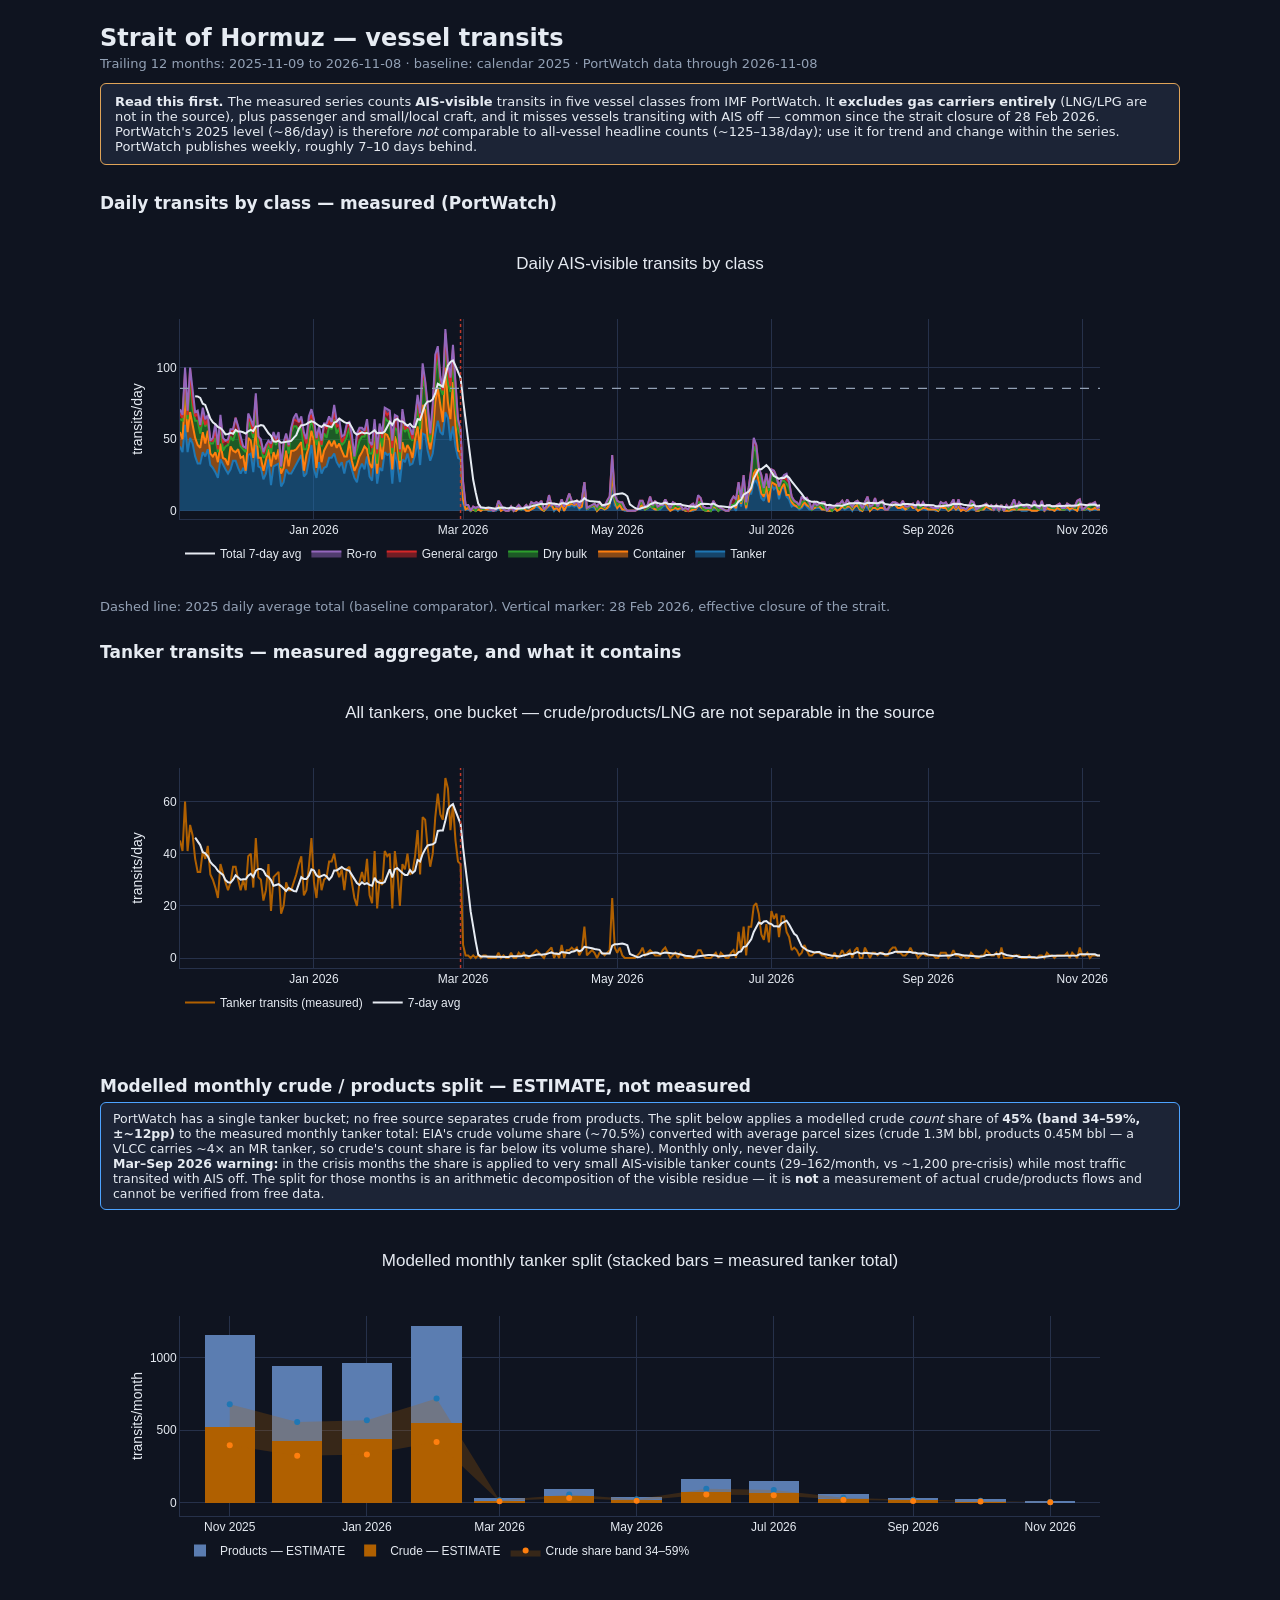
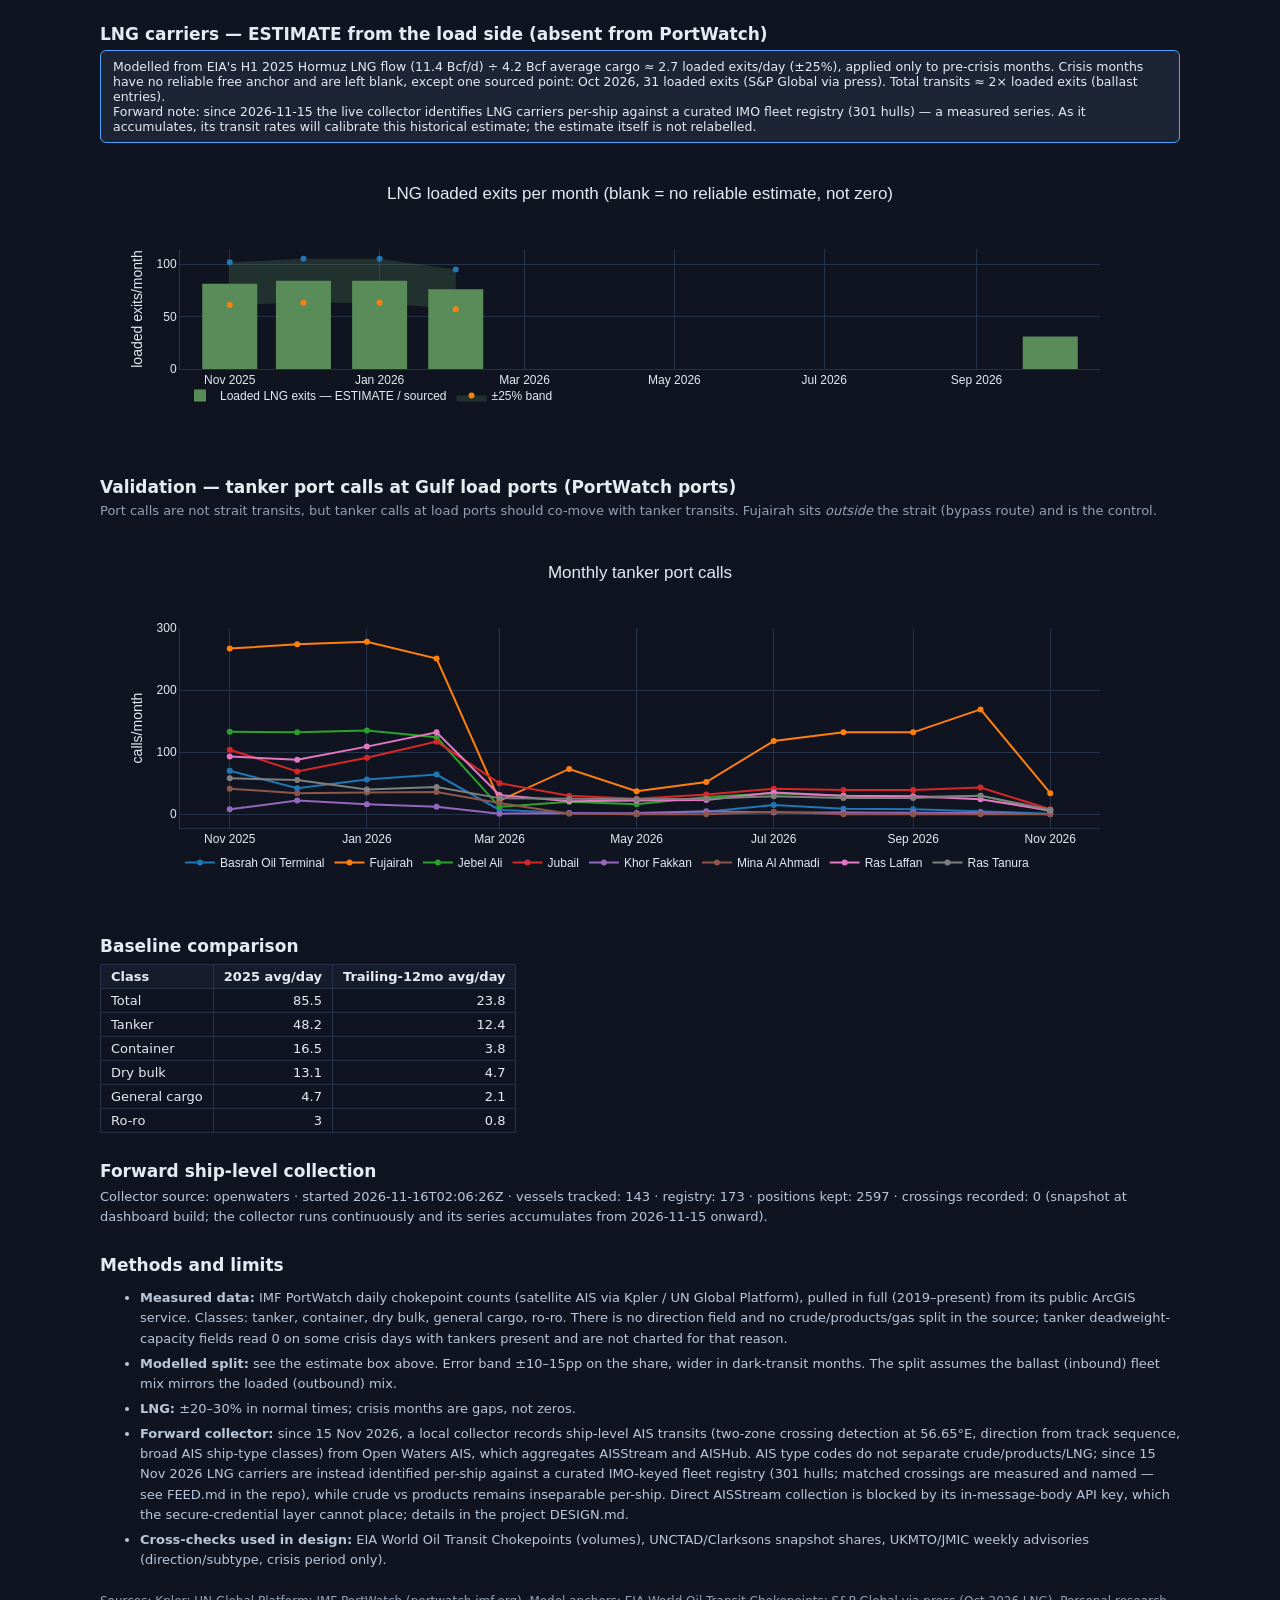
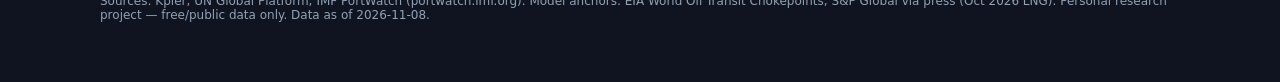
<file: hormuz-tracker/dashboard/index.html>
<!DOCTYPE html>
<html lang="en">
<head>
<meta charset="utf-8">
<meta name="viewport" content="width=device-width, initial-scale=1">
<title>Hormuz Ship Tracker — Strait of Hormuz vessel transits</title>
<script src="https://cdn.plot.ly/plotly-2.35.2.min.js"></script>
<style>
  body { font-family: system-ui, -apple-system, Segoe UI, Roboto, sans-serif;
         margin: 0 auto; max-width: 1080px; padding: 16px 20px 48px;
         color: #e6ebf2; background: #0f1420; }
  h1 { font-size: 24px; margin: 8px 0 4px; }
  h2 { font-size: 17px; margin: 28px 0 6px; }
  .sub { color: #93a1b5; font-size: 13px; margin-bottom: 10px; }
  .caveat { background: #1c2436; border: 1px solid #e0a458; border-radius: 6px;
            padding: 10px 14px; font-size: 13px; margin: 12px 0; }
  .est { background: #1c2436; border: 1px solid #4da3ff; border-radius: 6px;
         padding: 8px 12px; font-size: 12.5px; margin: 6px 0; }
  .chart { width: 100%; height: 380px; }
  .chart-sm { width: 100%; height: 300px; }
  table { border-collapse: collapse; font-size: 13px; margin: 8px 0; }
  th, td { border: 1px solid #26314a; padding: 4px 10px; text-align: right; }
  th { background: #161c2b; }
  th:first-child, td:first-child { text-align: left; }
  .methods { font-size: 13px; line-height: 1.55; color: #b9c6da; }
  .methods li { margin-bottom: 5px; }
  .src { font-size: 12px; color: #93a1b5; margin-top: 24px; }
</style>
</head>
<body>
<h1>Strait of Hormuz — vessel transits</h1>
<div class="sub" id="windowline">Loading…</div>

<div class="caveat">
  <b>Read this first.</b> The measured series counts <b>AIS-visible</b> transits in
  five vessel classes from IMF PortWatch. It <b>excludes gas carriers entirely</b>
  (LNG/LPG are not in the source), plus passenger and small/local craft, and it
  misses vessels transiting with AIS off — common since the strait closure of
  28 Feb 2026. PortWatch's 2025 level (~86/day) is therefore <i>not</i> comparable
  to all-vessel headline counts (~125–138/day); use it for trend and change
  within the series. PortWatch publishes weekly, roughly 7–10 days behind.
</div>

<h2>Daily transits by class — measured (PortWatch)</h2>
<div id="chart-daily" class="chart"></div>
<div class="sub">Dashed line: 2025 daily average total (baseline comparator).
  Vertical marker: 28 Feb 2026, effective closure of the strait.</div>

<h2>Tanker transits — measured aggregate, and what it contains</h2>
<div id="chart-tanker" class="chart"></div>

<h2>Modelled monthly crude / products split — ESTIMATE, not measured</h2>
<div class="est">
  PortWatch has a single tanker bucket; no free source separates crude from
  products. The split below applies a modelled crude <i>count</i> share of
  <b>45% (band 34–59%, ±~12pp)</b> to the measured monthly tanker total:
  EIA's crude volume share (~70.5%) converted with average parcel sizes
  (crude 1.3M bbl, products 0.45M bbl — a VLCC carries ~4× an MR tanker, so
  crude's count share is far below its volume share). Monthly only, never daily.
  <br><b>Mar–Sep 2026 warning:</b> in the crisis months the share is applied to
  very small AIS-visible tanker counts (29–162/month, vs ~1,200 pre-crisis)
  while most traffic transited with AIS off. The split for those months is an
  arithmetic decomposition of the visible residue — it is <b>not</b> a
  measurement of actual crude/products flows and cannot be verified from
  free data.
</div>
<div id="chart-split" class="chart"></div>

<h2>LNG carriers — ESTIMATE from the load side (absent from PortWatch)</h2>
<div class="est">
  Modelled from EIA's H1 2025 Hormuz LNG flow (11.4 Bcf/d) ÷ 4.2 Bcf average
  cargo ≈ 2.7 loaded exits/day (±25%), applied only to pre-crisis months.
  Crisis months have no reliable free anchor and are left blank, except one
  sourced point: Oct 2026, 31 loaded exits (S&amp;P Global via press).
  Total transits ≈ 2× loaded exits (ballast entries).
  <br>Forward note: since 2026-11-15 the live collector identifies LNG
  carriers per-ship against a curated IMO fleet registry (301 hulls) —
  a measured series. As it accumulates, its transit rates will calibrate
  this historical estimate; the estimate itself is not relabelled.
</div>
<div id="chart-lng" class="chart-sm"></div>

<h2>Validation — tanker port calls at Gulf load ports (PortWatch ports)</h2>
<div class="sub">Port calls are not strait transits, but tanker calls at load
  ports should co-move with tanker transits. Fujairah sits <i>outside</i> the
  strait (bypass route) and is the control.</div>
<div id="chart-ports" class="chart"></div>

<h2>Baseline comparison</h2>
<table id="baseline-table"></table>

<h2>Forward ship-level collection</h2>
<div class="methods" id="forward-note"></div>

<h2>Methods and limits</h2>
<div class="methods">
<ul>
  <li><b>Measured data:</b> IMF PortWatch daily chokepoint counts (satellite AIS
    via Kpler / UN Global Platform), pulled in full (2019–present) from its
    public ArcGIS service. Classes: tanker, container, dry bulk, general cargo,
    ro-ro. There is no direction field and no crude/products/gas split in the
    source; tanker deadweight-capacity fields read 0 on some crisis days with
    tankers present and are not charted for that reason.</li>
  <li><b>Modelled split:</b> see the estimate box above. Error band ±10–15pp on
    the share, wider in dark-transit months. The split assumes the ballast
    (inbound) fleet mix mirrors the loaded (outbound) mix.</li>
  <li><b>LNG:</b> ±20–30% in normal times; crisis months are gaps, not zeros.</li>
  <li><b>Forward collector:</b> since 15 Nov 2026, a local collector records
    ship-level AIS transits (two-zone crossing detection at 56.65°E,
    direction from track sequence, broad AIS ship-type classes) from Open
    Waters AIS, which aggregates AISStream and AISHub. AIS type codes do not
    separate crude/products/LNG; since 15 Nov 2026 LNG carriers are instead
    identified per-ship against a curated IMO-keyed fleet registry
    (301 hulls; matched crossings are measured and named — see FEED.md in
    the repo), while crude vs products remains inseparable per-ship.
    Direct AISStream collection is blocked by its
    in-message-body API key, which the secure-credential layer cannot place;
    details in the project DESIGN.md.</li>
  <li><b>Cross-checks used in design:</b> EIA World Oil Transit Chokepoints
    (volumes), UNCTAD/Clarksons snapshot shares, UKMTO/JMIC weekly advisories
    (direction/subtype, crisis period only).</li>
</ul>
</div>

<p class="src">Sources: Kpler; UN Global Platform; IMF PortWatch
  (portwatch.imf.org). Model anchors: EIA World Oil Transit Chokepoints;
  S&amp;P Global via press (Oct 2026 LNG). Personal research project —
  free/public data only. Data as of <span id="asof"></span>.</p>

<script>
fetch('data.json').then(r => r.json()).then(d => {
  const meta = d.meta, daily = d.daily;
  document.getElementById('windowline').textContent =
    `Trailing 12 months: ${meta.window_start} to ${meta.window_end} · ` +
    `baseline: calendar 2025 · PortWatch data through ${meta.portwatch_last_date}`;
  document.getElementById('asof').textContent = meta.portwatch_last_date;

  const closure = { type: 'line', x0: meta.closure_date, x1: meta.closure_date,
    yref: 'paper', y0: 0, y1: 1, line: { color: '#c0392b', width: 1.5, dash: 'dot' } };
  const baseLine = { type: 'line', xref: 'paper', x0: 0, x1: 1,
    y0: d.baseline_2025_daily_avg.n_total, y1: d.baseline_2025_daily_avg.n_total,
    line: { color: '#93a1b5', width: 1.2, dash: 'dash' } };

  // House dark theme, applied to every chart layout.
  function darkLayout(extra) {
    const l = Object.assign({}, extra);
    l.paper_bgcolor = 'rgba(0,0,0,0)';
    l.plot_bgcolor = 'rgba(0,0,0,0)';
    l.font = Object.assign({ color: '#e6ebf2' }, extra.font || {});
    ['xaxis', 'yaxis'].forEach(ax => {
      l[ax] = Object.assign({ gridcolor: '#26314a', linecolor: '#26314a',
        zerolinecolor: '#26314a' }, extra[ax] || {});
    });
    l.legend = Object.assign({ font: { color: '#e6ebf2' } }, extra.legend || {});
    l.hoverlabel = { bgcolor: '#161c2b', bordercolor: '#26314a',
      font: { color: '#e6ebf2' } };
    return l;
  }

  Plotly.newPlot('chart-daily', [
    { x: daily.date, y: daily.n_tanker, name: 'Tanker', stackgroup: 'one' },
    { x: daily.date, y: daily.n_container, name: 'Container', stackgroup: 'one' },
    { x: daily.date, y: daily.n_dry_bulk, name: 'Dry bulk', stackgroup: 'one' },
    { x: daily.date, y: daily.n_general_cargo, name: 'General cargo', stackgroup: 'one' },
    { x: daily.date, y: daily.n_roro, name: 'Ro-ro', stackgroup: 'one' },
    { x: daily.date, y: daily.total_7dma, name: 'Total 7-day avg',
      line: { color: '#e6ebf2', width: 2 } },
  ], darkLayout({ title: 'Daily AIS-visible transits by class', yaxis: { title: 'transits/day' },
       shapes: [closure, baseLine], legend: { orientation: 'h' } }),
     { responsive: true });

  Plotly.newPlot('chart-tanker', [
    { x: daily.date, y: daily.n_tanker, name: 'Tanker transits (measured)',
      line: { color: '#b06000' } },
    { x: daily.date, y: daily.tanker_7dma, name: '7-day avg',
      line: { color: '#e6ebf2', width: 2 } },
  ], darkLayout({ title: 'All tankers, one bucket — crude/products/LNG are not separable in the source',
       yaxis: { title: 'transits/day' }, shapes: [closure],
       legend: { orientation: 'h' } }), { responsive: true });

  const sp = d.monthly_split_modelled;
  Plotly.newPlot('chart-split', [
    { x: sp.map(r => r.month), y: sp.map(r => r.crude_hi), name: 'Crude band (high)',
      line: { width: 0 }, showlegend: false },
    { x: sp.map(r => r.month), y: sp.map(r => r.crude_lo), name: 'Crude share band 34–59%',
      fill: 'tonexty', fillcolor: 'rgba(176,96,0,0.25)', line: { width: 0 } },
    { x: sp.map(r => r.month), y: sp.map(r => r.crude_est), name: 'Crude — ESTIMATE',
      type: 'bar', marker: { color: '#b06000' } },
    { x: sp.map(r => r.month), y: sp.map(r => r.products_est), name: 'Products — ESTIMATE',
      type: 'bar', marker: { color: '#5b7db1' } },
  ], darkLayout({ title: 'Modelled monthly tanker split (stacked bars = measured tanker total)',
       barmode: 'stack', yaxis: { title: 'transits/month' },
       legend: { orientation: 'h' } }), { responsive: true });

  const lng = d.monthly_lng_modelled;
  Plotly.newPlot('chart-lng', [
    { x: lng.map(r => r.month), y: lng.map(r => r.loaded_hi), name: 'Band high',
      line: { width: 0 }, showlegend: false },
    { x: lng.map(r => r.month), y: lng.map(r => r.loaded_lo), name: '±25% band',
      fill: 'tonexty', fillcolor: 'rgba(90,140,90,0.25)', line: { width: 0 } },
    { x: lng.map(r => r.month), y: lng.map(r => r.loaded_exits_est),
      name: 'Loaded LNG exits — ESTIMATE / sourced', type: 'bar',
      marker: { color: '#5a8c5a' } },
  ], darkLayout({ title: 'LNG loaded exits per month (blank = no reliable estimate, not zero)',
       yaxis: { title: 'loaded exits/month' }, legend: { orientation: 'h' } }),
     { responsive: true });

  const portTraces = Object.entries(d.ports_monthly).map(([name, rows]) => ({
    x: rows.map(r => r.month), y: rows.map(r => r.tanker_calls),
    name: name, mode: 'lines+markers' }));
  Plotly.newPlot('chart-ports', portTraces,
    darkLayout({ title: 'Monthly tanker port calls', yaxis: { title: 'calls/month' },
      legend: { orientation: 'h' } }), { responsive: true });

  const b = d.baseline_2025_daily_avg;
  const winAvg = {};
  ['n_total','n_tanker','n_container','n_dry_bulk','n_general_cargo','n_roro']
    .forEach(k => { const v = daily[k]; winAvg[k] =
      Math.round(v.reduce((a, x) => a + x, 0) / v.length * 10) / 10; });
  const labels = { n_total: 'Total', n_tanker: 'Tanker', n_container: 'Container',
    n_dry_bulk: 'Dry bulk', n_general_cargo: 'General cargo', n_roro: 'Ro-ro' };
  document.getElementById('baseline-table').innerHTML =
    '<tr><th>Class</th><th>2025 avg/day</th><th>Trailing-12mo avg/day</th></tr>' +
    Object.keys(labels).map(k =>
      `<tr><td>${labels[k]}</td><td>${b[k]}</td><td>${winAvg[k]}</td></tr>`).join('');

  const f = d.forward_collector || {};
  document.getElementById('forward-note').textContent =
    `Collector source: ${f.source || '—'} · started ${f.started_at || '2026-11-15'} · ` +
    `vessels tracked: ${f.vessels_tracked ?? '—'} · registry: ${f.vessels_known ?? '—'} · ` +
    `positions kept: ${f.positions_kept ?? '—'} · crossings recorded: ${f.crossings ?? 0} ` +
    `(snapshot at dashboard build; the collector runs continuously and its ` +
    `series accumulates from 2026-11-15 onward).`;
});
</script>
</body>
</html>
</file>
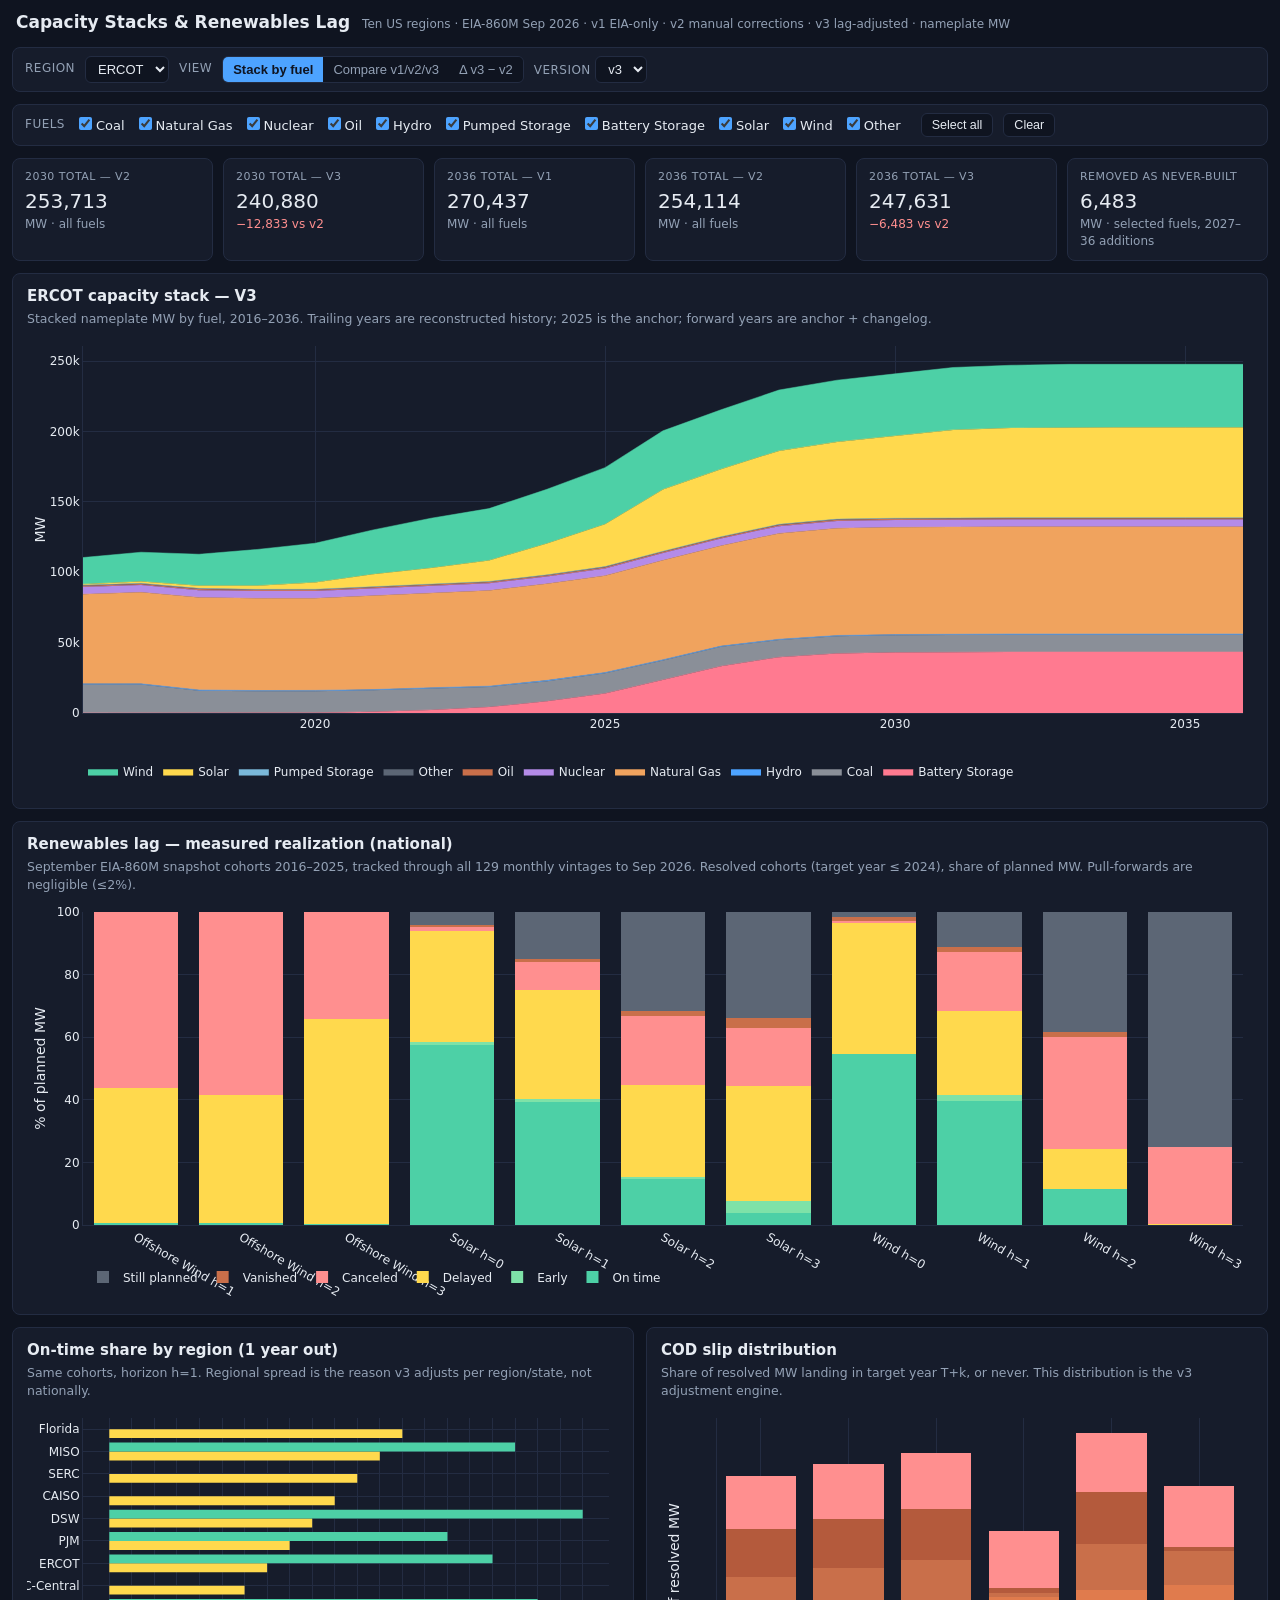
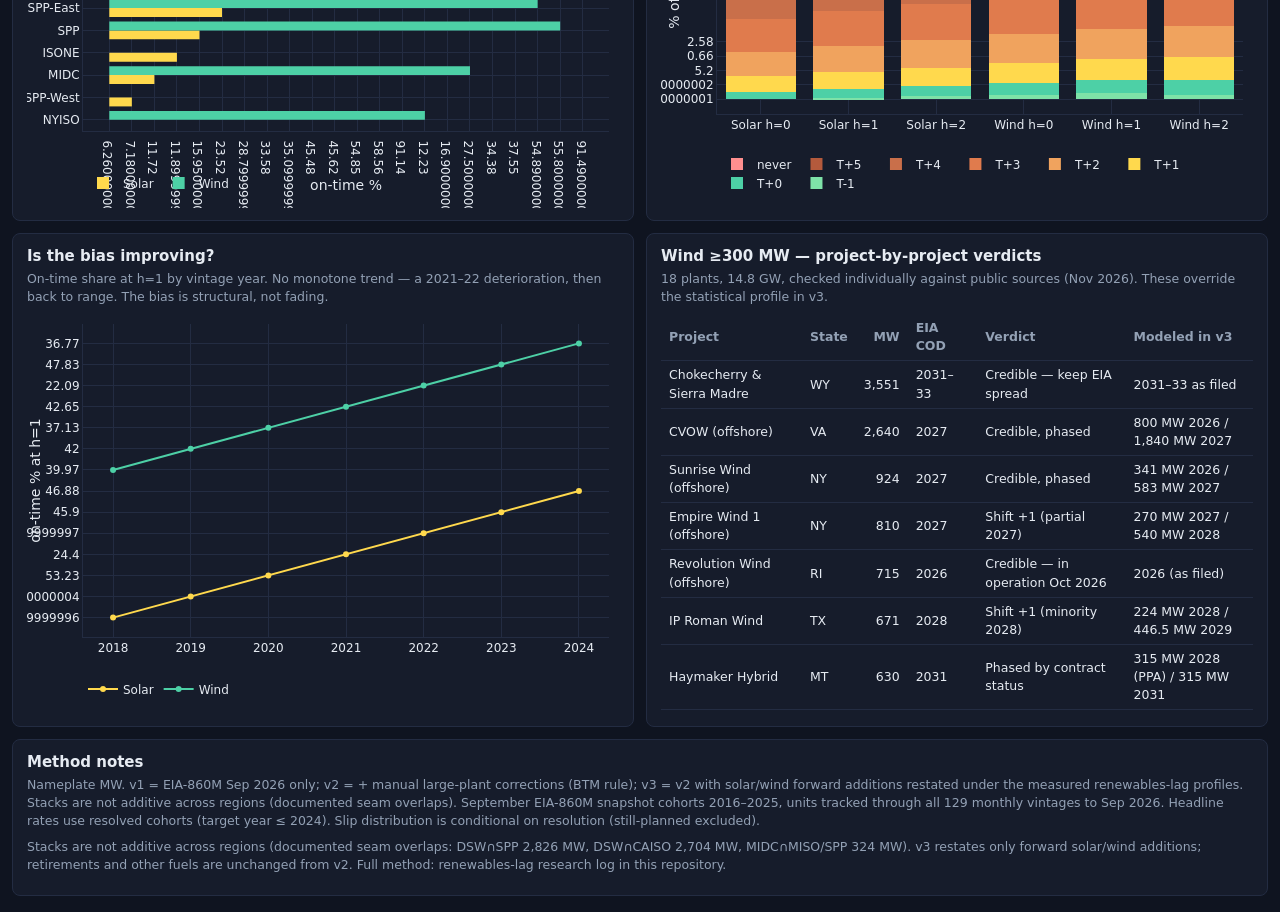
<file: stack-analysis/dashboard/index.html>
<!DOCTYPE html>
<html lang="en">
<head>
<meta charset="utf-8">
<meta name="viewport" content="width=device-width, initial-scale=1">
<title>Capacity Stacks &amp; Renewables Lag — khriss-analytics</title>
<script src="https://cdn.plot.ly/plotly-2.35.2.min.js"></script>
<style>
  :root { --bg:#0f1420; --panel:#161c2b; --line:#232c42; --text:#e6ebf2; --muted:#93a1b5; --accent:#4da3ff; }
  * { box-sizing: border-box; }
  html, body { margin:0; padding:0; background:var(--bg); color:var(--text);
    font:14px/1.45 system-ui, -apple-system, "Segoe UI", Roboto, Helvetica, Arial, sans-serif; }
  header { padding:10px 16px 6px; display:flex; align-items:baseline; gap:12px; flex-wrap:wrap; }
  header h1 { margin:0; font-size:17px; font-weight:600; }
  header .sub { color:var(--muted); font-size:12px; }
  main { padding:6px 12px 16px; display:grid; gap:12px; }
  .controls { display:flex; gap:10px; flex-wrap:wrap; align-items:center; background:var(--panel);
    border:1px solid var(--line); border-radius:8px; padding:8px 12px; }
  .controls label { color:var(--muted); font-size:12px; text-transform:uppercase; letter-spacing:.04em; }
  select { background:#0f1420; color:var(--text); border:1px solid var(--line); border-radius:6px; padding:4px 8px; font-size:13px; }
  .seg { display:flex; border:1px solid var(--line); border-radius:6px; overflow:hidden; }
  .seg button { background:#0f1420; color:var(--muted); border:0; padding:5px 10px; font-size:13px; cursor:pointer; }
  .seg button.on { background:var(--accent); color:#0f1420; font-weight:600; }
  #fuelbar button { background:#0f1420; color:var(--text); border:1px solid var(--line); border-radius:6px; padding:4px 10px; font-size:12.5px; cursor:pointer; }
  #fuels label { text-transform:none; letter-spacing:0; font-size:13px; color:var(--text); margin-right:10px; cursor:pointer; }
  #fuels input { accent-color:var(--accent); margin-right:4px; }
  .kpis { display:grid; grid-template-columns:repeat(auto-fit, minmax(160px, 1fr)); gap:10px; }
  .kpi { background:var(--panel); border:1px solid var(--line); border-radius:8px; padding:10px 12px; }
  .kpi .label { color:var(--muted); font-size:11px; text-transform:uppercase; letter-spacing:.04em; }
  .kpi .value { font-size:20px; margin-top:2px; }
  .kpi .note { color:var(--muted); font-size:12px; }
  .neg { color:#ff8f8f; } .pos { color:#7ee2a8; }
  section { background:var(--panel); border:1px solid var(--line); border-radius:8px; padding:12px 14px; }
  section h2 { margin:0 0 2px; font-size:15px; }
  section p { color:var(--muted); margin:0 0 8px; font-size:12.5px; }
  .chart { width:100%; height:400px; }
  .chart.tall { height:460px; }
  .grid2 { display:grid; grid-template-columns:1fr 1fr; gap:12px; }
  @media (max-width: 900px) { .grid2 { grid-template-columns:1fr; } }
  table { border-collapse:collapse; width:100%; font-size:12.5px; }
  th, td { border-bottom:1px solid var(--line); padding:5px 8px; text-align:left; }
  th { color:var(--muted); font-weight:600; }
  td.num, th.num { text-align:right; }
  #err { display:none; margin:12px; padding:12px; border:1px solid #7a2d2d; background:#2a1616; border-radius:8px; }
</style>
</head>
<body>
<header>
  <h1>Capacity Stacks &amp; Renewables Lag</h1>
  <span class="sub">Ten US regions · EIA-860M Sep 2026 · v1 EIA-only · v2 manual corrections · v3 lag-adjusted · nameplate MW</span>
</header>
<div id="err"></div>
<main id="app" style="display:none">
  <div class="controls">
    <label for="region">Region</label>
    <select id="region"></select>
    <span id="subwrap" style="display:none"><label for="subregion">Subregion</label>
    <select id="subregion"></select></span>
    <label>View</label>
    <div class="seg" id="mode">
      <button data-m="stack" class="on">Stack by fuel</button>
      <button data-m="compare">Compare v1/v2/v3</button>
      <button data-m="delta">&Delta; v3 &minus; v2</button>
    </div>
    <span id="verwrap"><label for="version">Version</label>
    <select id="version"><option value="v3">v3</option><option value="v2">v2</option><option value="v1">v1</option></select></span>
  </div>
  <div class="controls" id="fuelbar">
    <label>Fuels</label>
    <span id="fuels"></span>
    <button id="fuelAll" type="button">Select all</button>
    <button id="fuelClear" type="button">Clear</button>
    <span id="fuelNote" class="note" style="color:var(--muted); font-size:12px"></span>
  </div>
  <div class="kpis" id="kpis"></div>
  <section>
    <h2 id="mainTitle">Capacity stack</h2>
    <p id="mainNote"></p>
    <div class="chart tall" id="mainChart"></div>
  </section>
  <section>
    <h2>Renewables lag — measured realization (national)</h2>
    <p>September EIA-860M snapshot cohorts 2016–2025, tracked through all 129 monthly vintages to Sep 2026. Resolved cohorts (target year &le; 2024), share of planned MW. Pull-forwards are negligible (&le;2%).</p>
    <div class="chart" id="lagNat"></div>
  </section>
  <div class="grid2">
    <section>
      <h2>On-time share by region (1 year out)</h2>
      <p>Same cohorts, horizon h=1. Regional spread is the reason v3 adjusts per region/state, not nationally.</p>
      <div class="chart" id="lagRegion"></div>
    </section>
    <section>
      <h2>COD slip distribution</h2>
      <p>Share of resolved MW landing in target year T+k, or never. This distribution is the v3 adjustment engine.</p>
      <div class="chart" id="lagSlip"></div>
    </section>
  </div>
  <div class="grid2">
    <section>
      <h2>Is the bias improving?</h2>
      <p>On-time share at h=1 by vintage year. No monotone trend — a 2021–22 deterioration, then back to range. The bias is structural, not fading.</p>
      <div class="chart" id="lagTrend"></div>
    </section>
    <section>
      <h2>Wind &ge;300 MW — project-by-project verdicts</h2>
      <p>18 plants, 14.8 GW, checked individually against public sources (Nov 2026). These override the statistical profile in v3.</p>
      <div style="max-height:400px; overflow-y:auto"><table id="windTable"></table></div>
    </section>
  </div>
  <section>
    <h2>Method notes</h2>
    <p id="notes"></p>
    <p>Stacks are not additive across regions (documented seam overlaps: DSW&cap;SPP 2,826 MW, DSW&cap;CAISO 2,704 MW, MIDC&cap;MISO/SPP 324 MW). v3 restates only forward solar/wind additions; retirements and other fuels are unchanged from v2. Full method: renewables-lag research log in this repository.</p>
  </section>
</main>
<script>
const FUEL_COLORS = { "Coal":"#8a8f98", "Natural Gas":"#f0a35e", "Nuclear":"#b48be8", "Solar":"#ffd94d",
  "Wind":"#4dd0a6", "Hydro":"#4da3ff", "Pumped Storage":"#7ab8d9", "Battery Storage":"#ff7a90",
  "Oil":"#c96f4a", "Other":"#5c6675" };
const PLOT = { paper_bgcolor:"rgba(0,0,0,0)", plot_bgcolor:"rgba(0,0,0,0)",
  font:{ color:"#e6ebf2", family:"system-ui, sans-serif", size:12 },
  xaxis:{ gridcolor:"#232c42", linecolor:"#232c42" }, yaxis:{ gridcolor:"#232c42", linecolor:"#232c42" },
  legend:{ orientation:"h", y:-0.12 }, margin:{ t:10, r:10, b:40, l:56 } };
const CFG = { responsive:true, displayModeBar:false };
let D = null, mode = "stack";
let ALL_FUELS = [], selFuels = new Set();
const $ = id => document.getElementById(id);
const fmt = n => n == null ? "—" : Math.round(n).toLocaleString("en-US");
const fmtS = n => (n < 0 ? "−" : "+") + fmt(Math.abs(n));
const sumAt = (blk, i) => blk ? [...selFuels].reduce((a, f) => a + ((blk.fuels[f] || [])[i] || 0), 0) : null;
const totalAt = (blk, yr) => sumAt(blk, yr - 2016);

function cur() {
  const r = D.regions.find(x => x.key === $("region").value);
  const sub = $("subregion").value;
  if (sub && sub !== "__all" && r.subregions && r.subregions[sub]) return r.subregions[sub];
  return r.versions;
}
function renderMain() {
  const r = D.regions.find(x => x.key === $("region").value);
  const data = cur(), years = (data.v3 || data.v2 || data.v1).years;
  const ver = $("version").value;
  $("verwrap").style.display = mode === "stack" ? "" : "none";
  let traces = [], title = "", note = "";
  if (mode === "stack") {
    const blk = data[ver];
    traces = Object.keys(blk.fuels).sort().filter(f => selFuels.has(f)).map(f => ({ x: years, y: blk.fuels[f], name: f,
      type: "scatter", mode: "lines", stackgroup: "one",
      line: { width: 0.5, color: FUEL_COLORS[f] || "#999" }, fillcolor: FUEL_COLORS[f] || "#999" }));
    title = `${r.label} capacity stack — ${ver.toUpperCase()}`;
    note = "Stacked nameplate MW by fuel, 2016–2036. Trailing years are reconstructed history; 2025 is the anchor; forward years are anchor + changelog.";
  } else if (mode === "compare") {
    traces = ["v1", "v2", "v3"].filter(v => data[v]).map(v => ({ x: years,
      y: years.map((y, i) => sumAt(data[v], i)),
      name: v.toUpperCase(), type: "scatter", mode: "lines",
      line: { width: v === "v3" ? 3 : 1.6, color: v === "v3" ? "#4da3ff" : v === "v2" ? "#ffd94d" : "#8a8f98" } }));
    title = `${r.label} total capacity — v1 vs v2 vs v3`;
    note = "Totals are summed over the selected fuels only. v1: EIA-860M changelog only. v2: + manual large-plant corrections and the behind-the-meter rule. v3: v2 with solar/wind restated under the measured lag profile.";
  } else {
    const fuels = Object.keys(data.v2.fuels).sort().filter(f => selFuels.has(f));
    traces = fuels.map(f => ({ x: years, y: years.map((y, i) => (data.v3.fuels[f][i] || 0) - (data.v2.fuels[f][i] || 0)),
      name: f, type: "bar", marker: { color: FUEL_COLORS[f] || "#999" } }));
    title = `${r.label} — v3 minus v2 by fuel`;
    note = "Only solar and wind move in v3; all other fuels are zero by construction. Negative = capacity delayed past the year or removed as never-built.";
  }
  $("mainTitle").textContent = title; $("mainNote").textContent = note;
  const layout = JSON.parse(JSON.stringify(PLOT));
  if (mode === "delta") layout.barmode = "relative";
  layout.yaxis.title = { text: "MW" };
  Plotly.react("mainChart", traces, layout, CFG);
  // KPIs (region-level, over the selected fuels)
  const s = D.summaries[r.key];
  const whole = r.versions;
  const d30 = totalAt(whole.v3, 2030) - totalAt(whole.v2, 2030), d36 = totalAt(whole.v3, 2036) - totalAt(whole.v2, 2036);
  const scopeNote = selFuels.size === ALL_FUELS.length ? "MW · all fuels" : `MW · ${selFuels.size} of ${ALL_FUELS.length} fuels`;
  const neverSel = [...selFuels].reduce((a, f) => a + ((s.never_by_fuel || {})[f] || 0), 0);
  $("kpis").innerHTML = [
    ["2030 total — v2", fmt(totalAt(whole.v2, 2030)), scopeNote],
    ["2030 total — v3", fmt(totalAt(whole.v3, 2030)), `<span class="${d30 < 0 ? "neg" : "pos"}">${fmtS(d30)} vs v2</span>`],
    ["2036 total — v1", fmt(totalAt(whole.v1, 2036)), scopeNote],
    ["2036 total — v2", fmt(totalAt(whole.v2, 2036)), scopeNote],
    ["2036 total — v3", fmt(totalAt(whole.v3, 2036)), `<span class="${d36 < 0 ? "neg" : "pos"}">${fmtS(d36)} vs v2</span>`],
    ["Removed as never-built", fmt(neverSel), "MW · selected fuels, 2027–36 additions"],
  ].map(k => `<div class="kpi"><div class="label">${k[0]}</div><div class="value">${k[1]}</div><div class="note">${k[2]}</div></div>`).join("");
}
function renderLag() {
  const L = JSON.parse(JSON.stringify(PLOT));
  // national realization: stacked 100% bars
  const nat = D.lag.national_by_horizon.filter(x => x.horizon <= 3);
  const cats = [["on_time", "On time", "#4dd0a6"], ["early", "Early", "#7ee2a8"], ["delayed", "Delayed", "#ffd94d"],
    ["canceled", "Canceled", "#ff8f8f"], ["vanished", "Vanished", "#c96f4a"], ["still_planned", "Still planned", "#5c6675"]];
  const labels = nat.map(x => `${x.tech} h=${x.horizon}`);
  Plotly.react("lagNat", cats.map(([k, name, c]) => ({ x: labels, y: nat.map(x => x.shares[k] * 100),
    name, type: "bar", marker: { color: c } })),
    { ...L, barmode: "stack", yaxis: { ...L.yaxis, title: { text: "% of planned MW" }, range: [0, 100] } }, CFG);
  // region on-time h=1
  const reg = D.lag.region_by_horizon.filter(x => x.horizon === 1 && (x.tech === "Solar" || x.tech === "Wind"));
  Plotly.react("lagRegion", ["Solar", "Wind"].map(t => {
    const rows = reg.filter(x => x.tech === t).sort((a, b) => a.shares.on_time - b.shares.on_time);
    return { y: rows.map(x => x.region), x: rows.map(x => x.shares.on_time * 100), name: t,
      type: "bar", orientation: "h", marker: { color: t === "Solar" ? "#ffd94d" : "#4dd0a6" } };
  }), { ...L, barmode: "group", xaxis: { ...L.xaxis, title: { text: "on-time %" }, range: [0, 100] } }, CFG);
  // slip distribution
  const slip = D.lag.slip_distribution.filter(x => x.horizon <= 2 && x.tech !== "Offshore Wind");
  const keys = ["-1", "0", "1", "2", "3", "4", "5", "never"];
  const cols = { "-1": "#7ee2a8", "0": "#4dd0a6", "1": "#ffd94d", "2": "#f0a35e", "3": "#e07b4d", "4": "#c96f4a", "5": "#b45a3c", "never": "#ff8f8f" };
  Plotly.react("lagSlip", keys.map(k => ({ x: slip.map(x => `${x.tech} h=${x.horizon}`),
    y: slip.map(x => (x.dist[k] || 0) * 100), name: k === "never" ? "never" : `T${k >= 0 ? "+" : ""}${k}`,
    type: "bar", marker: { color: cols[k] } })),
    { ...L, barmode: "stack", yaxis: { ...L.yaxis, title: { text: "% of resolved MW" }, range: [0, 100] } }, CFG);
  // trend
  Plotly.react("lagTrend", D.lag.trend_h1.filter(t => t.tech !== "Offshore Wind").map(t => ({
    x: t.points.map(p => p.vintage), y: t.points.map(p => p.on_time * 100), name: t.tech,
    type: "scatter", mode: "lines+markers",
    line: { color: t.tech === "Solar" ? "#ffd94d" : "#4dd0a6", width: 2 } })),
    { ...L, yaxis: { ...L.yaxis, title: { text: "on-time % at h=1" }, range: [0, 60] } }, CFG);
  // wind projects table
  $("windTable").innerHTML = "<tr><th>Project</th><th>State</th><th class='num'>MW</th><th>EIA COD</th><th>Verdict</th><th>Modeled in v3</th></tr>" +
    D.lag.wind_projects.map(p => `<tr><td>${p.name}</td><td>${p.state}</td><td class="num">${fmt(p.mw)}</td><td>${p.eia_cod}</td><td>${p.verdict}</td><td>${p.modeled}</td></tr>`).join("");
  $("notes").textContent = D.notes.stacks + " " + D.notes.lag;
}
function buildFuels() {
  const ORDER = ["Coal", "Natural Gas", "Nuclear", "Oil", "Hydro", "Pumped Storage", "Battery Storage", "Solar", "Wind", "Other"];
  const found = new Set();
  for (const r of D.regions) {
    for (const blk of Object.values(r.versions)) Object.keys(blk.fuels).forEach(f => found.add(f));
    if (r.subregions) for (const s of Object.values(r.subregions))
      for (const blk of Object.values(s)) Object.keys(blk.fuels).forEach(f => found.add(f));
  }
  ALL_FUELS = ORDER.filter(f => found.has(f)).concat([...found].filter(f => !ORDER.includes(f)).sort());
  selFuels = new Set(ALL_FUELS);
  $("fuels").innerHTML = ALL_FUELS.map(f =>
    `<label><input type="checkbox" value="${f}" checked>${f}</label>`).join("");
  $("fuels").addEventListener("change", onFuelChange);
}
function onFuelChange() {
  const checked = [...$("fuels").querySelectorAll("input:checked")].map(i => i.value);
  if (!checked.length) {
    $("fuels").querySelectorAll("input").forEach(i => { i.checked = true; });
    selFuels = new Set(ALL_FUELS);
    $("fuelNote").textContent = "Empty selection — showing all fuels.";
  } else {
    selFuels = new Set(checked);
    $("fuelNote").textContent = "";
  }
  renderMain();
}
function fillRegions() {
  $("region").innerHTML = D.regions.map(r => `<option value="${r.key}">${r.label}</option>`).join("");
  $("region").value = "ercot";
  buildFuels();
  fillSubs(); renderMain(); renderLag();
}
function fillSubs() {
  const r = D.regions.find(x => x.key === $("region").value);
  const names = r.subregions ? Object.keys(r.subregions) : [];
  $("subwrap").style.display = names.length ? "" : "none";
  $("subregion").innerHTML = names.length ? `<option value="__all">All (combined)</option>` + names.map(n => `<option>${n}</option>`).join("") : "";
}
fetch("data.json").then(async r => {
  if (!r.ok) throw new Error("fetch");
  try { D = await r.json(); } catch (e) { throw new Error("parse"); }
  $("app").style.display = ""; fillRegions();
}).catch(e => {
  const el = $("err"); el.style.display = "";
  el.textContent = e.message === "parse" ? "data.json could not be parsed." : "data.json could not be loaded.";
});
$("region").addEventListener("change", () => { fillSubs(); renderMain(); });
$("subregion").addEventListener("change", renderMain);
$("version").addEventListener("change", renderMain);
$("mode").addEventListener("click", e => {
  if (e.target.tagName !== "BUTTON") return;
  mode = e.target.dataset.m;
  [...$("mode").children].forEach(b => b.classList.toggle("on", b.dataset.m === mode));
  renderMain();
});
$("fuelAll").addEventListener("click", () => {
  $("fuels").querySelectorAll("input").forEach(i => { i.checked = true; });
  onFuelChange();
});
$("fuelClear").addEventListener("click", () => {
  $("fuels").querySelectorAll("input").forEach(i => { i.checked = false; });
  onFuelChange();
});
</script>
</body>
</html>
</file>
